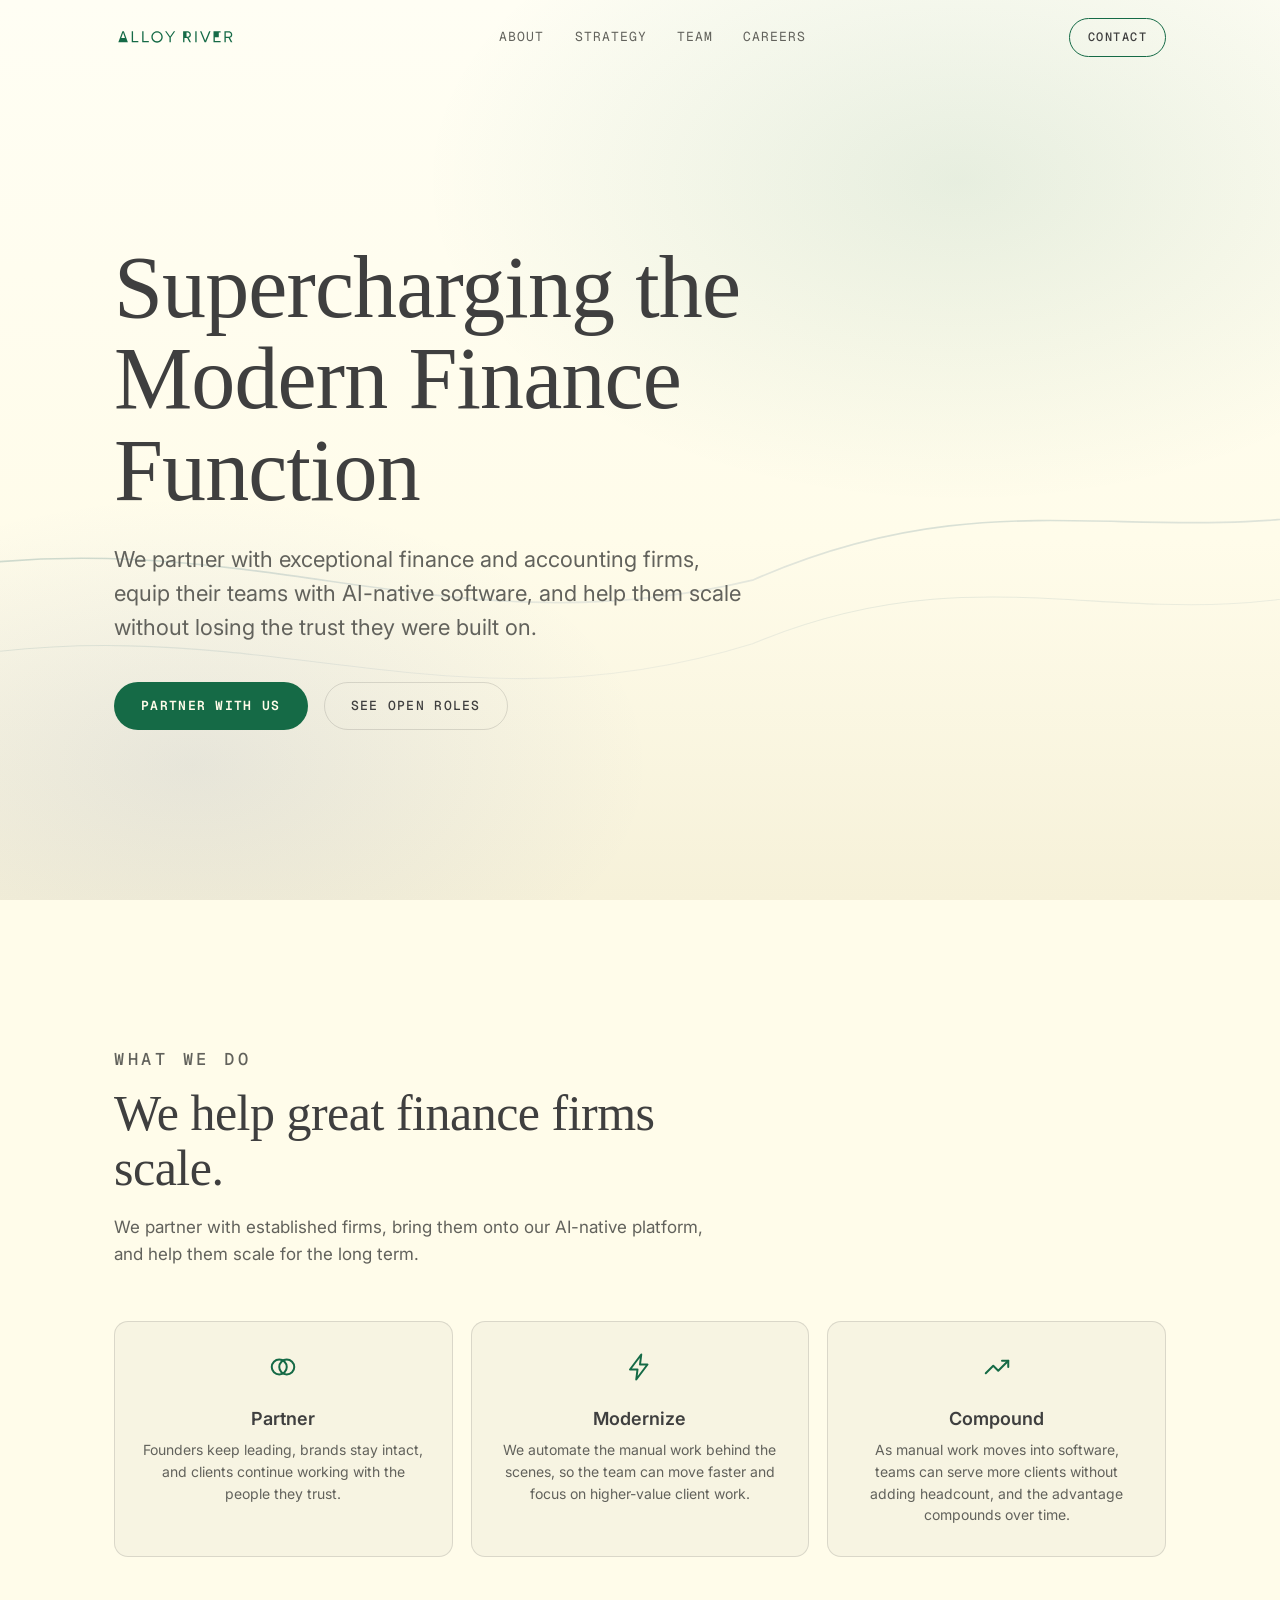
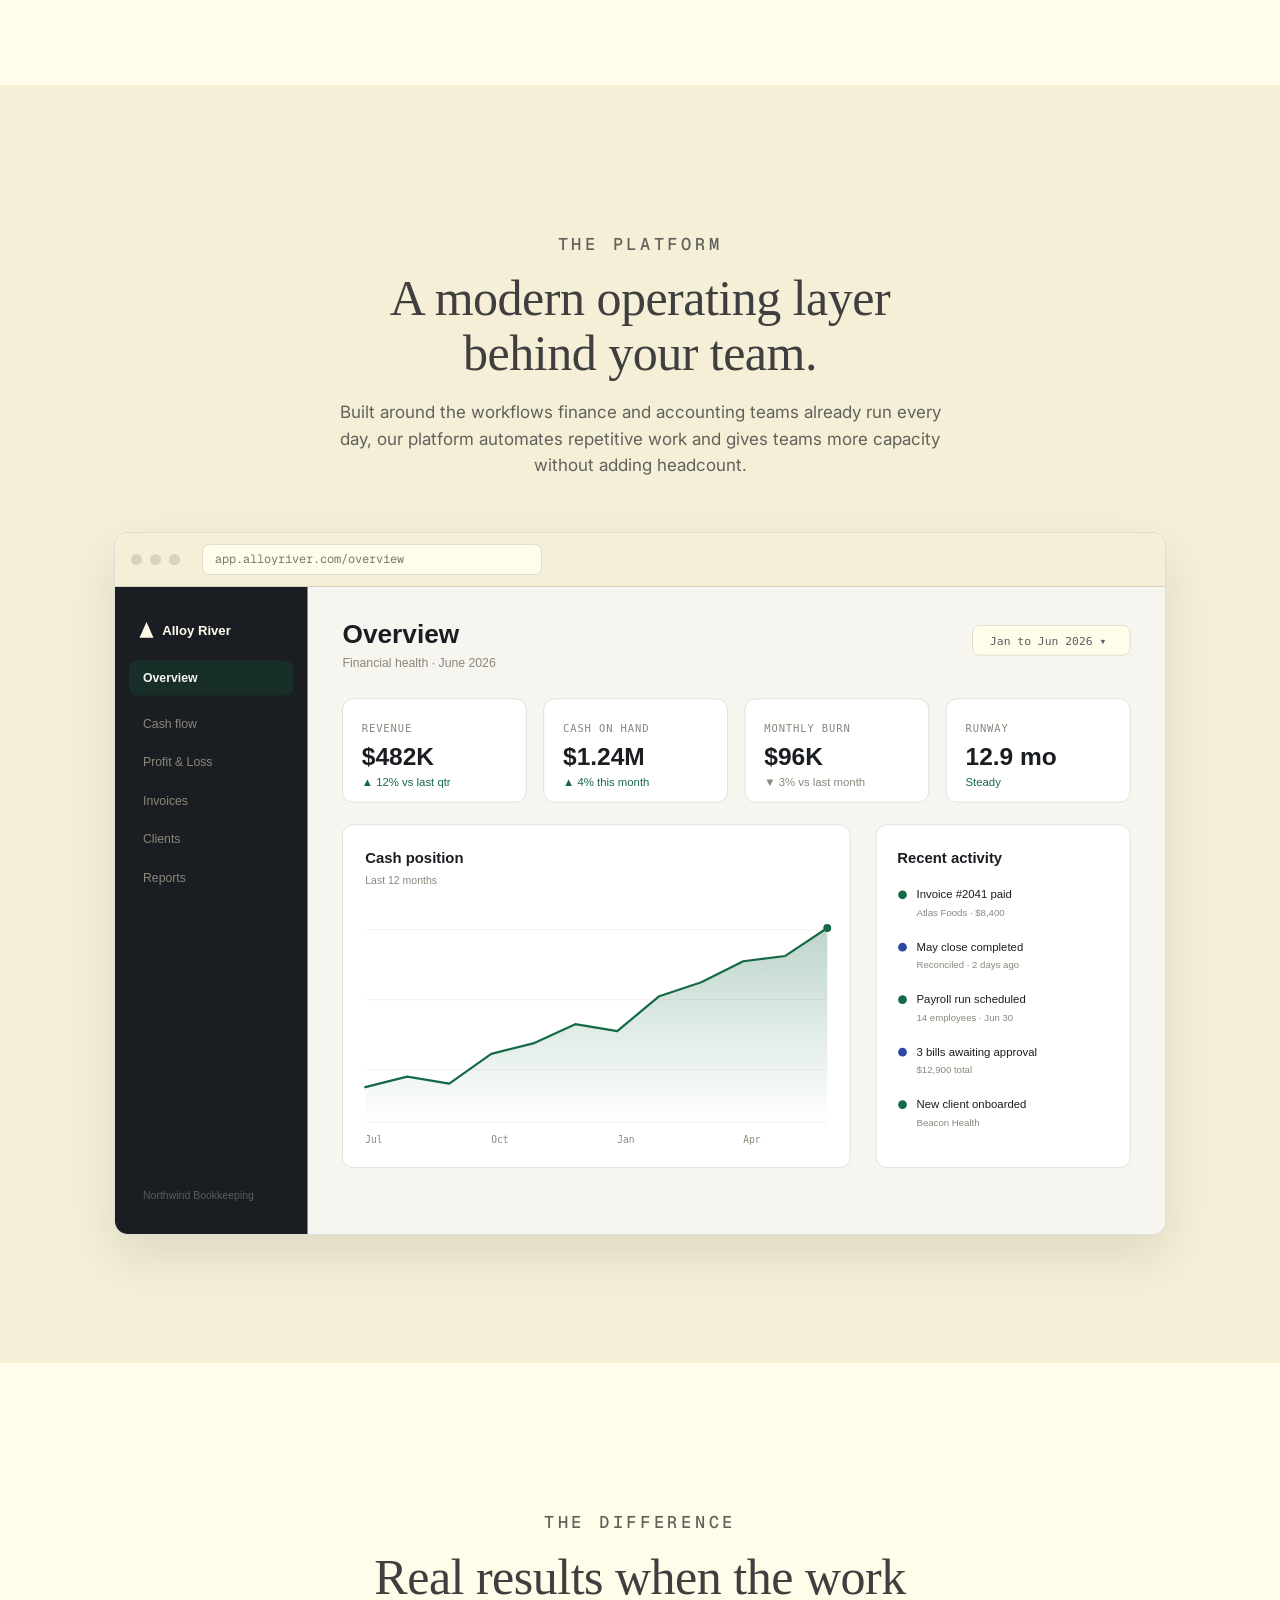
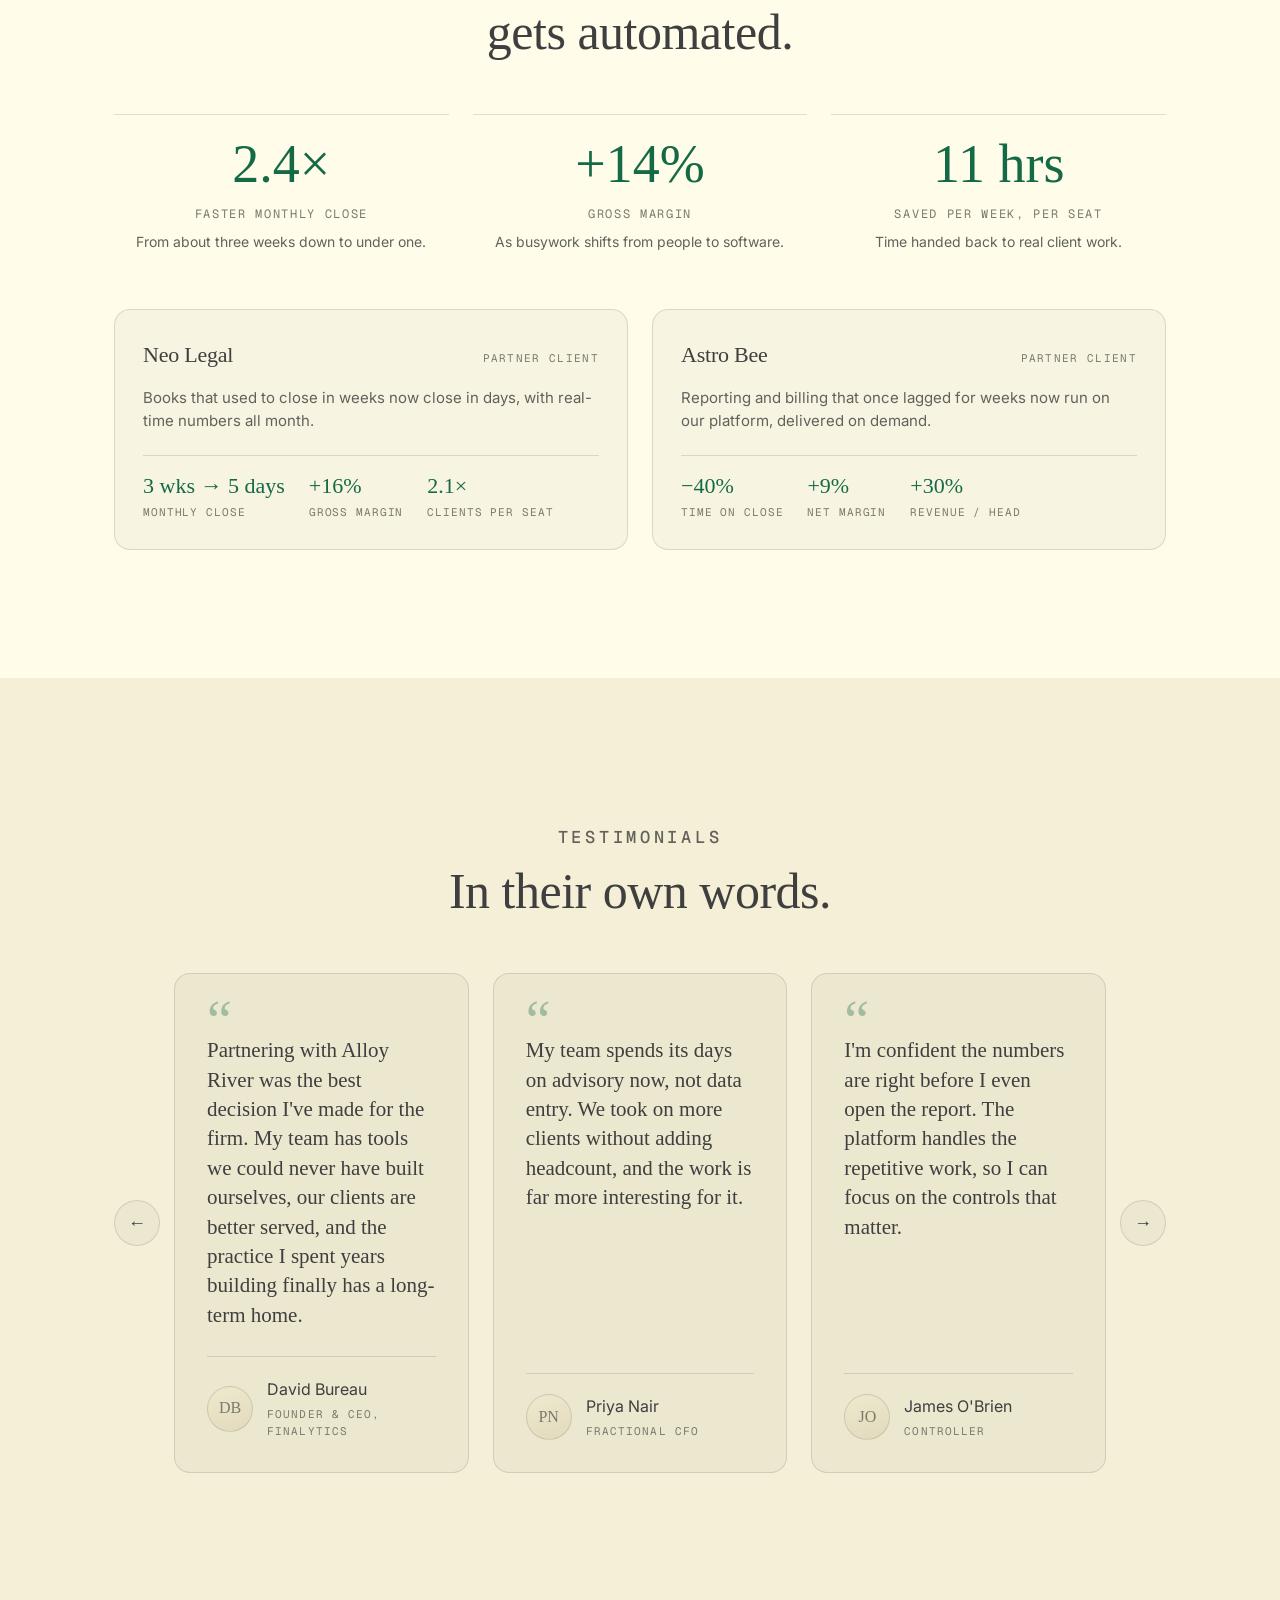
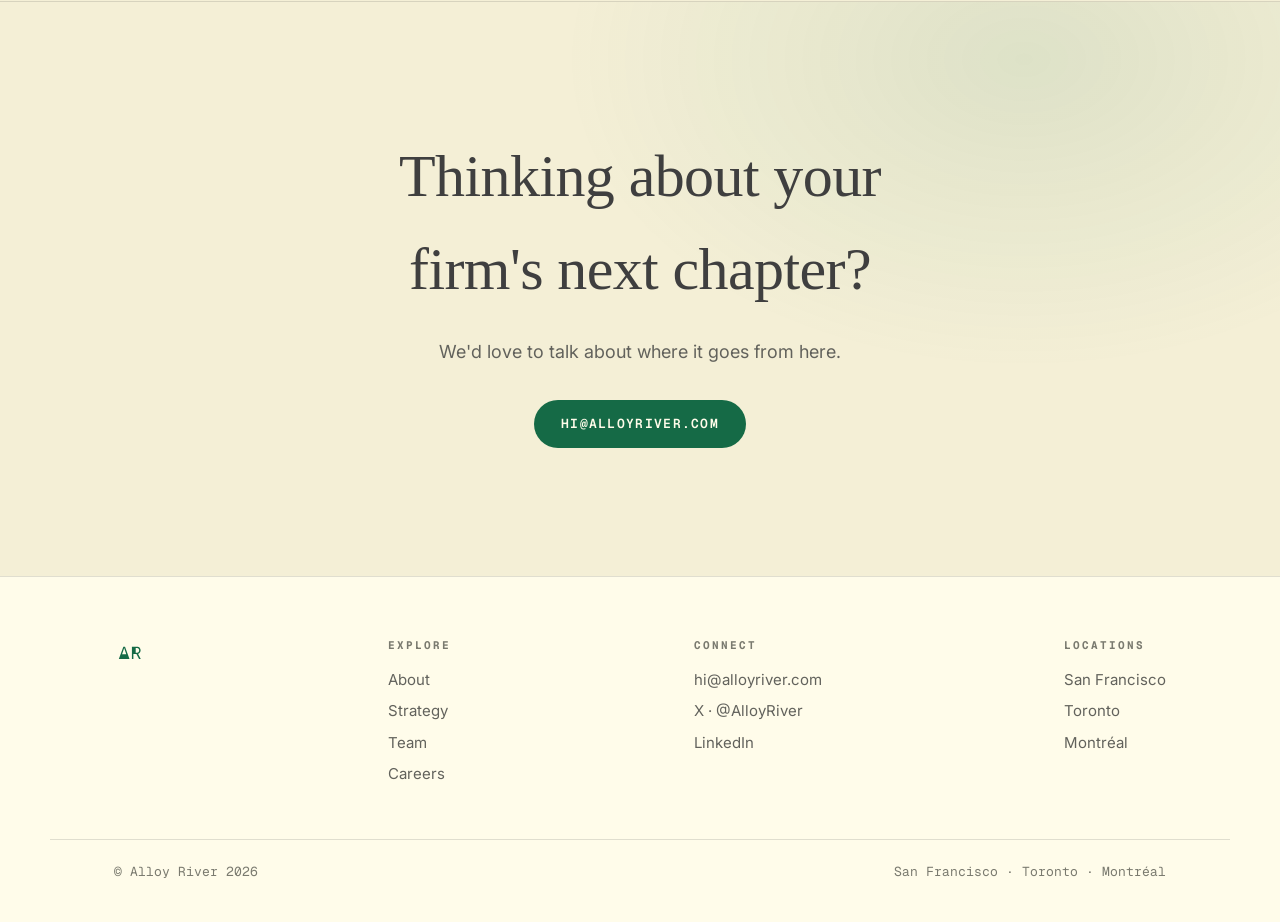
<file: index.html>
<!DOCTYPE html>
<html lang="en">
<head>
<meta charset="UTF-8" />
<meta name="viewport" content="width=device-width, initial-scale=1.0" />
<title>Alloy River | The Modern Finance Function</title>
<meta name="description" content="Alloy River partners with exceptional finance and accounting firms, giving them AI-native software and a permanent home for the long term." />
<link rel="preconnect" href="https://fonts.googleapis.com">
<link rel="preconnect" href="https://fonts.gstatic.com" crossorigin>
<link href="https://fonts.googleapis.com/css2?family=Geist+Mono:wght@400;500&family=Inter:wght@400;500;600;700&display=swap" rel="stylesheet">
<link rel="stylesheet" href="assets/css/styles.css">
<link rel="icon" href="assets/img/logo.svg">
</head>
<body>

<!-- HERO -->
<section class="hero">
  <div class="hero-bg">
    <svg viewBox="0 0 1200 800" preserveAspectRatio="xMidYMid slice" xmlns="http://www.w3.org/2000/svg">
      <defs><linearGradient id="flow" x1="0" y1="0" x2="1" y2="1">
        <stop offset="0%" style="stop-color:var(--accent)" stop-opacity="0.5"/>
        <stop offset="100%" style="stop-color:var(--accent-2)" stop-opacity="0.08"/>
      </linearGradient></defs>
      <path d="M-50,520 C250,420 420,640 700,500 C920,390 1050,520 1260,430" fill="none" stroke="url(#flow)" stroke-width="1.5">
        <animate attributeName="d" dur="14s" repeatCount="indefinite"
          values="M-50,520 C250,420 420,640 700,500 C920,390 1050,520 1260,430;
                  M-50,480 C250,560 420,420 700,560 C920,500 1050,420 1260,500;
                  M-50,520 C250,420 420,640 700,500 C920,390 1050,520 1260,430"/></path>
      <path d="M-50,600 C250,500 420,700 700,560 C920,460 1050,600 1260,500" fill="none" stroke="url(#flow)" stroke-width="1" opacity="0.6">
        <animate attributeName="d" dur="18s" repeatCount="indefinite"
          values="M-50,600 C250,500 420,700 700,560 C920,460 1050,600 1260,500;
                  M-50,560 C250,640 420,500 700,620 C920,560 1050,500 1260,560;
                  M-50,600 C250,500 420,700 700,560 C920,460 1050,600 1260,500"/></path>
    </svg>
  </div>
  <div class="hero-inner">
    <h1 class="reveal">Supercharging the Modern Finance Function</h1>
    <p class="lede reveal">We partner with exceptional finance and accounting firms, equip their teams with AI-native software, and help them scale without losing the trust they were built on.</p>
    <div class="cta-row reveal">
      <a class="btn-solid" href="strategy.html">Partner with us</a>
      <a class="btn-ghost" href="careers.html">See open roles</a>
    </div>
  </div>
</section>

<!-- WHAT WE DO -->
<section>
  <div class="wrap">
    <div class="section-head reveal">
      <p class="label">What we do</p>
      <h2>We help great finance firms scale.</h2>
      <p>We partner with established firms, bring them onto our AI-native platform, and help them scale for the long term.</p>
    </div>
    <div class="fuse reveal">
      <div class="chip"><span class="ic"><svg viewBox="0 0 24 24" width="30" height="30" fill="none" stroke="currentColor" stroke-width="1.6"><circle cx="9" cy="12" r="6"/><circle cx="15" cy="12" r="6"/></svg></span><h4>Partner</h4><p>Founders keep leading, brands stay intact, and clients continue working with the people they trust.</p></div>
      <div class="chip"><span class="ic"><svg viewBox="0 0 24 24" width="30" height="30" fill="none" stroke="currentColor" stroke-width="1.6" stroke-linejoin="round" stroke-linecap="round"><path d="M13 2 4 14h6l-1 8 9-12h-6l1-8z"/></svg></span><h4>Modernize</h4><p>We automate the manual work behind the scenes, so the team can move faster and focus on higher-value client work.</p></div>
      <div class="chip"><span class="ic"><svg viewBox="0 0 24 24" width="30" height="30" fill="none" stroke="currentColor" stroke-width="1.6" stroke-linejoin="round" stroke-linecap="round"><path d="M3 17l6-6 4 4 8-8"/><path d="M16 7h5v5"/></svg></span><h4>Compound</h4><p>As manual work moves into software, teams can serve more clients without adding headcount, and the advantage compounds over time.</p></div>
    </div>
  </div>
</section>

<!-- PRODUCT SHOWCASE
     NOTE: dashboard.svg / pnl.svg / clients.svg are illustrative mockups.
     Swap them for real screenshots (same filenames) when ready. -->
<section class="section-alt product">
  <div class="wrap">
    <div class="section-head reveal">
      <p class="label">The platform</p>
      <h2>A modern operating layer behind your team.</h2>
      <p>Built around the workflows finance and accounting teams already run every day, our platform automates repetitive work and gives teams more capacity without adding headcount.</p>
    </div>
    <div class="shots">
      <div class="browser reveal">
        <div class="bar"><span class="dot"></span><span class="dot"></span><span class="dot"></span><span class="addr">app.alloyriver.com/overview</span></div>
        <img src="assets/img/product/dashboard.svg" alt="Product dashboard showing cash position, revenue, monthly burn, and runway">
      </div>
    </div>
  </div>
</section>

<!-- IMPROVEMENT METRICS + CASE STUDIES
     NOTE: aggregate figures AND the named case studies (Neo Legal, Astro Bee) are
     PLACEHOLDERS. Real, named studies can only come from the one firm acquired to date,
     so only one can become real. Confirm consent and use measured numbers before publishing. -->
<section>
  <div class="wrap">
    <div class="section-head reveal" style="text-align:center;margin-inline:auto">
      <p class="label">The difference</p>
      <h2>Real results when the work gets automated.</h2>
    </div>
    <div class="stats">
      <div class="stat reveal"><div class="n">2.4×</div><div class="k">Faster monthly close</div><div class="d">From about three weeks down to under one.</div></div>
      <div class="stat reveal"><div class="n">+14%</div><div class="k">Gross margin</div><div class="d">As busywork shifts from people to software.</div></div>
      <div class="stat reveal"><div class="n">11 hrs</div><div class="k">Saved per week, per seat</div><div class="d">Time handed back to real client work.</div></div>
    </div>
    <div class="cases" style="margin-top:56px">
      <div class="case reveal">
        <div class="firm"><h3>Neo Legal</h3><span class="sector">Partner client</span></div>
        <p class="summary">Books that used to close in weeks now close in days, with real-time numbers all month.</p>
        <div class="metrics">
          <div class="m"><div class="v">3 wks → 5 days</div><span class="k">Monthly close</span></div>
          <div class="m"><div class="v">+16%</div><span class="k">Gross margin</span></div>
          <div class="m"><div class="v">2.1×</div><span class="k">Clients per seat</span></div>
        </div>
      </div>
      <div class="case reveal">
        <div class="firm"><h3>Astro Bee</h3><span class="sector">Partner client</span></div>
        <p class="summary">Reporting and billing that once lagged for weeks now run on our platform, delivered on demand.</p>
        <div class="metrics">
          <div class="m"><div class="v">−40%</div><span class="k">Time on close</span></div>
          <div class="m"><div class="v">+9%</div><span class="k">Net margin</span></div>
          <div class="m"><div class="v">+30%</div><span class="k">Revenue / head</span></div>
        </div>
      </div>
    </div>
  </div>
</section>

<!-- TESTIMONIALS
     NOTE: the first quote (David Bureau, Finalytics) is the real founder of the one firm
     acquired to date. The remaining quotes are PLACEHOLDERS; since real testimonials can
     only come from that same firm, keep the others anonymous. Confirm consent before publishing. -->
<section class="section-alt">
  <div class="wrap">
    <div class="section-head reveal" style="text-align:center;margin-inline:auto">
      <p class="label">Testimonials</p>
      <h2>In their own words.</h2>
    </div>
    <div class="tcarousel">
      <button class="tnav-btn prev" aria-label="Previous testimonials">&#8592;</button>
      <div class="tcarousel-track" id="tTrack">

        <figure class="quote">
          <div class="mark">&ldquo;</div>
          <blockquote>Partnering with Alloy River was the best decision I've made for the firm. My team has tools we could never have built ourselves, our clients are better served, and the practice I spent years building finally has a long-term home.</blockquote>
          <figcaption class="who">
            <span class="avatar">DB</span>
            <span><span class="nm">David Bureau</span><span class="rl">Founder &amp; CEO, Finalytics</span></span>
          </figcaption>
        </figure>

        <figure class="quote">
          <div class="mark">&ldquo;</div>
          <blockquote>My team spends its days on advisory now, not data entry. We took on more clients without adding headcount, and the work is far more interesting for it.</blockquote>
          <figcaption class="who">
            <span class="avatar">PN</span>
            <span><span class="nm">Priya Nair</span><span class="rl">Fractional CFO</span></span>
          </figcaption>
        </figure>

        <figure class="quote">
          <div class="mark">&ldquo;</div>
          <blockquote>I'm confident the numbers are right before I even open the report. The platform handles the repetitive work, so I can focus on the controls that matter.</blockquote>
          <figcaption class="who">
            <span class="avatar">JO</span>
            <span><span class="nm">James O'Brien</span><span class="rl">Controller</span></span>
          </figcaption>
        </figure>

        <figure class="quote">
          <div class="mark">&ldquo;</div>
          <blockquote>I used to rekey the same numbers into three different tools. That's just gone. The software does the reconciling, and for the first time I actually trust it.</blockquote>
          <figcaption class="who">
            <span class="avatar">DC</span>
            <span><span class="nm">David Chen</span><span class="rl">Bookkeeper</span></span>
          </figcaption>
        </figure>

        <figure class="quote">
          <div class="mark">&ldquo;</div>
          <blockquote>I can pull a board-ready report in minutes instead of days. My clients think I got faster. Really it was the software doing the heavy lifting.</blockquote>
          <figcaption class="who">
            <span class="avatar">DO</span>
            <span><span class="nm">Daniel Okafor</span><span class="rl">Fractional CFO</span></span>
          </figcaption>
        </figure>

        <figure class="quote">
          <div class="mark">&ldquo;</div>
          <blockquote>Month-end stopped being a fire drill. The numbers reconcile on their own, so I spend my time reviewing the work instead of chasing it down.</blockquote>
          <figcaption class="who">
            <span class="avatar">HW</span>
            <span><span class="nm">Hannah Weiss</span><span class="rl">Controller</span></span>
          </figcaption>
        </figure>

        <figure class="quote">
          <div class="mark">&ldquo;</div>
          <blockquote>Onboarding a new client used to take a week of setup. Now it's an afternoon. Everything I need is in one place instead of five different logins.</blockquote>
          <figcaption class="who">
            <span class="avatar">SR</span>
            <span><span class="nm">Sofia Romano</span><span class="rl">Bookkeeper</span></span>
          </figcaption>
        </figure>

        <figure class="quote">
          <div class="mark">&ldquo;</div>
          <blockquote>I came in skeptical about learning another system. Six months on, I wouldn't go back. It quietly handles the tedious parts so I don't have to.</blockquote>
          <figcaption class="who">
            <span class="avatar">MB</span>
            <span><span class="nm">Marcus Bell</span><span class="rl">Senior Bookkeeper</span></span>
          </figcaption>
        </figure>

      </div>
      <button class="tnav-btn next" aria-label="Next testimonials">&#8594;</button>
    </div>
  </div>
</section>

<!-- CTA -->
<section class="cta">
  <div class="wrap">
    <h2 class="reveal">Thinking about your firm's next chapter?</h2>
    <p class="reveal">We'd love to talk about where it goes from here.</p>
    <a class="btn-solid reveal" href="mailto:hi@alloyriver.com">hi@alloyriver.com</a>  </div>
</section>

<!-- Testimonials carousel: arrows scroll the row by one card (touch devices can swipe). -->
<script>
  (function(){
    var track = document.getElementById("tTrack");
    if(!track) return;
    function step(){ var c = track.querySelector(".quote"); return c ? c.getBoundingClientRect().width + 24 : 320; }
    function maxScroll(){ return track.scrollWidth - track.clientWidth; }
    var prev = document.querySelector(".tnav-btn.prev"),
        next = document.querySelector(".tnav-btn.next");
    if(prev) prev.addEventListener("click", function(){
      if(track.scrollLeft <= 4) track.scrollTo({left: maxScroll(), behavior:"smooth"});   // loop to end
      else track.scrollBy({left:-step(), behavior:"smooth"});
    });
    if(next) next.addEventListener("click", function(){
      if(track.scrollLeft >= maxScroll() - 4) track.scrollTo({left: 0, behavior:"smooth"}); // loop to start
      else track.scrollBy({left: step(), behavior:"smooth"});
    });
  })();
</script>

<script src="assets/js/main.js"></script>
</body>
</html>
</file>
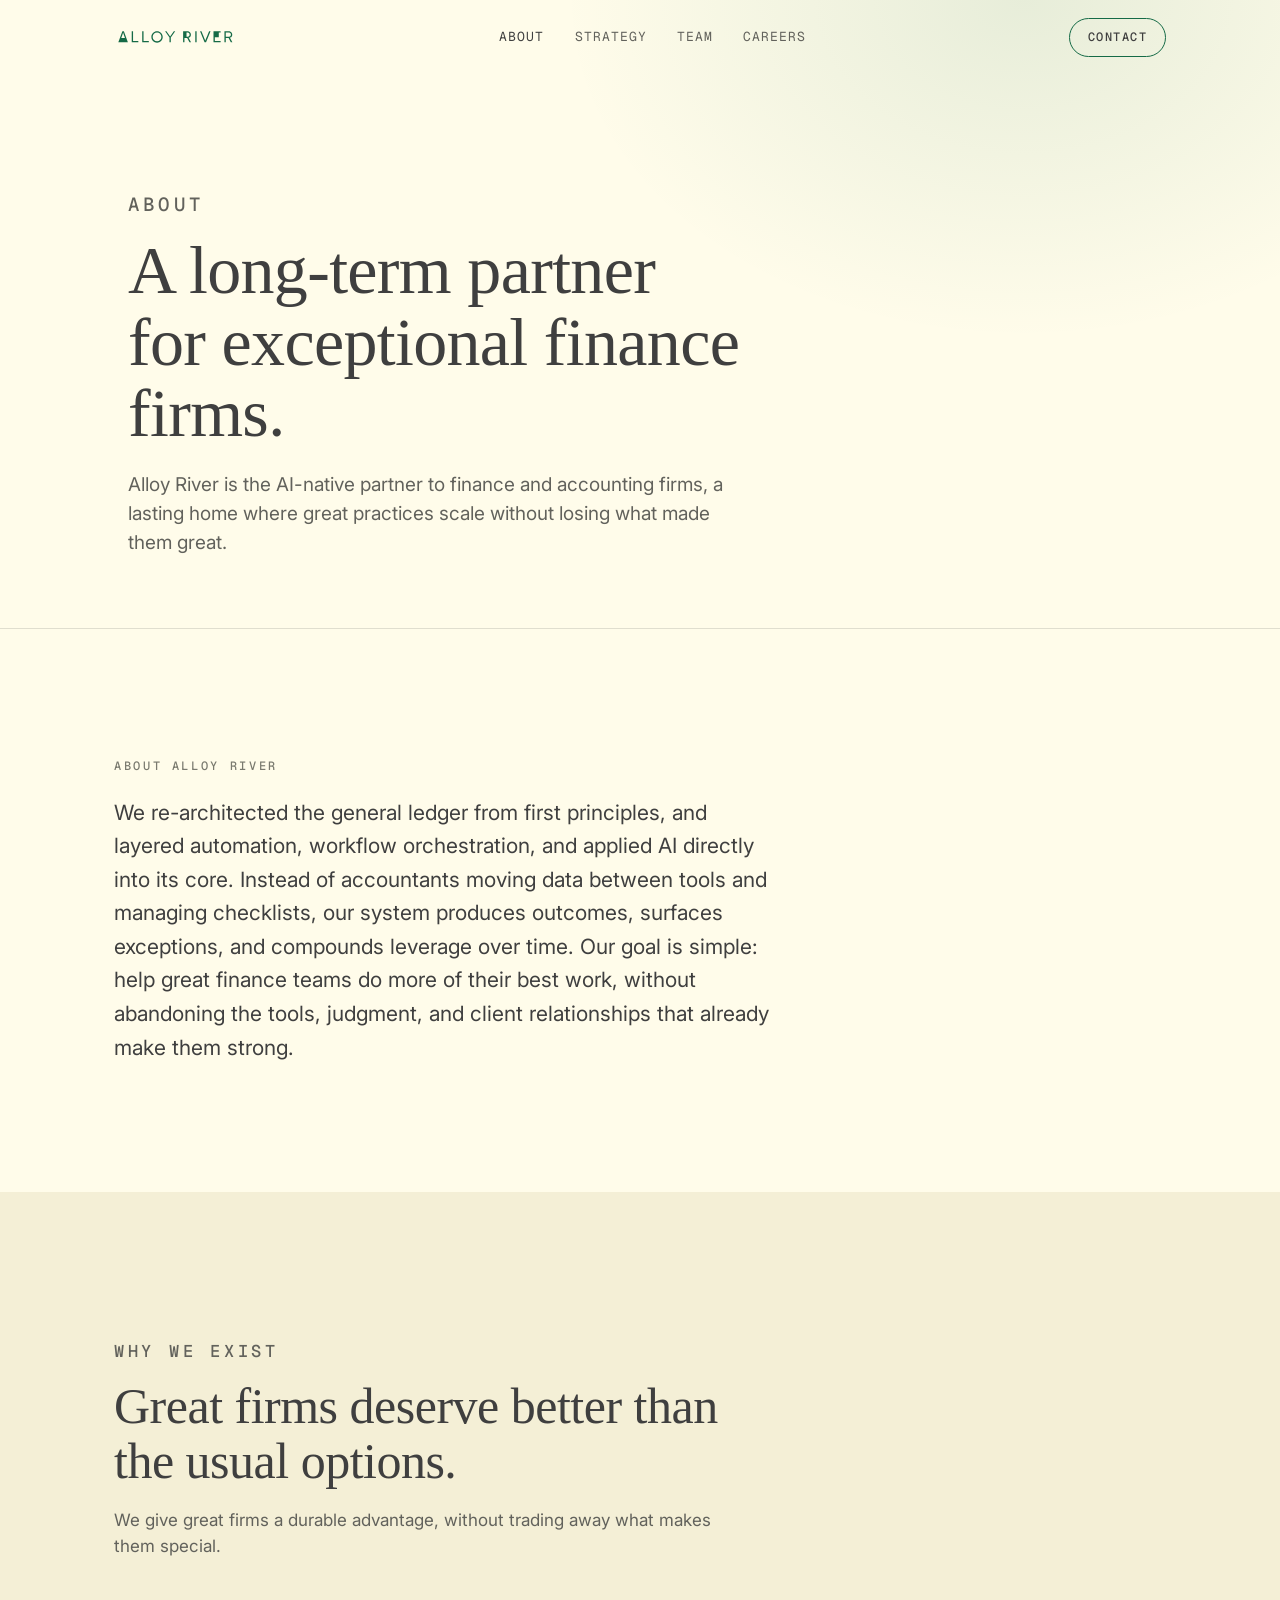
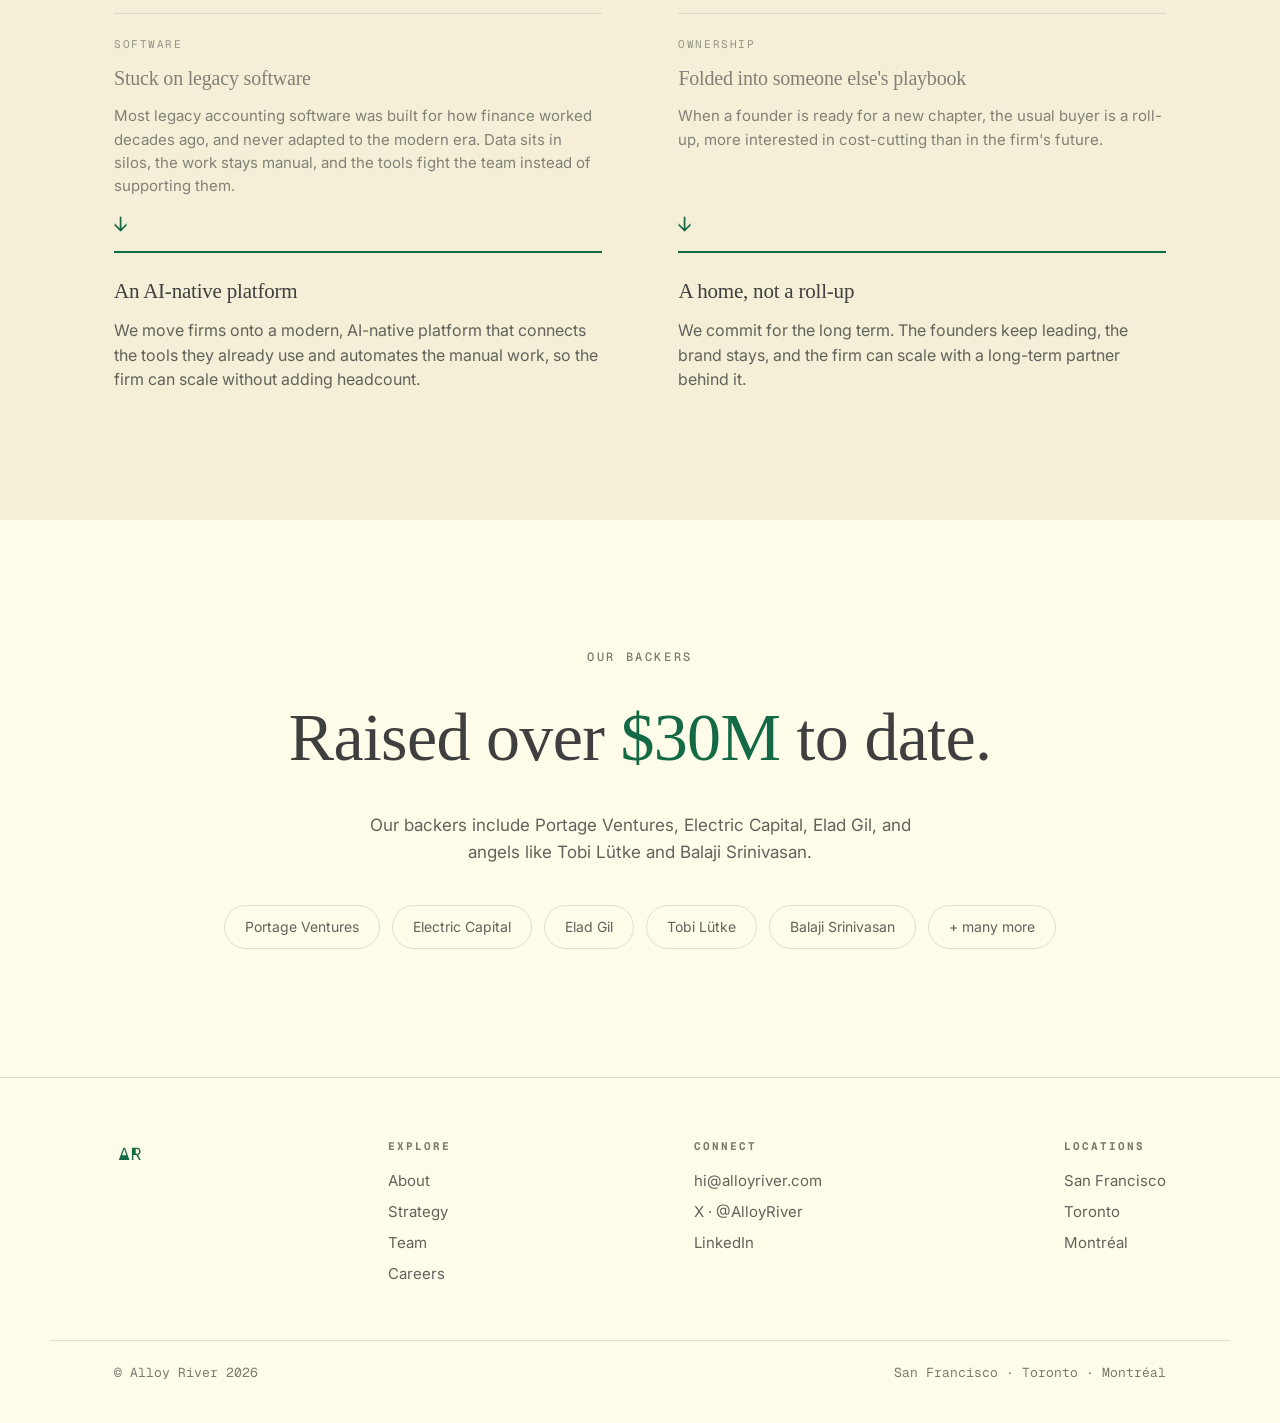
<file: about.html>
<!DOCTYPE html>
<html lang="en">
<head>
<meta charset="UTF-8" />
<meta name="viewport" content="width=device-width, initial-scale=1.0" />
<title>About | Alloy River</title>
<meta name="description" content="Alloy River is the AI-native partner to finance and accounting firms. We partner with great firms and scale them on modern AI-native software, for the long term." />
<link rel="preconnect" href="https://fonts.googleapis.com">
<link rel="preconnect" href="https://fonts.gstatic.com" crossorigin>
<link href="https://fonts.googleapis.com/css2?family=Geist+Mono:wght@400;500&family=Inter:wght@400;500;600;700&display=swap" rel="stylesheet">
<link rel="stylesheet" href="assets/css/styles.css">
<link rel="icon" href="assets/img/logo.svg">
</head>
<body>

<section class="page-hero">
  <div class="wrap">
    <p class="eyebrow reveal">About</p>
    <h1 class="reveal">A long-term partner for exceptional finance firms.</h1>
    <p class="reveal">Alloy River is the AI-native partner to finance and accounting firms, a lasting home where great practices scale without losing what made them great.</p>
  </div>
</section>

<!-- About Alloy River (mission narrative) -->
<section>
  <div class="wrap">
    <div class="reveal" style="max-width:66ch">
      <p class="label" style="margin-bottom:20px">About Alloy River</p>
      <p style="font-size:clamp(18px,2vw,21px);color:var(--ink);line-height:1.6">We re-architected the general ledger from first principles, and layered automation, workflow orchestration, and applied AI directly into its core. Instead of accountants moving data between tools and managing checklists, our system produces outcomes, surfaces exceptions, and compounds leverage over time. Our goal is simple: help great finance teams do more of their best work, without abandoning the tools, judgment, and client relationships that already make them strong.</p>    </div>
  </div>
</section>

<!-- Why we exist / what we do (problem to answer) -->
<section class="section-alt">
  <div class="wrap">
    <div class="section-head reveal">
      <p class="label">Why we exist</p>
      <h2>Great firms deserve better than the usual options.</h2>
      <p>We give great firms a durable advantage, without trading away what makes them special.</p>
    </div>
    <div class="contrast">
      <div class="contrast-col reveal">
        <div class="old">
          <span class="tag">Software</span>
          <h3>Stuck on legacy software</h3>
          <p>Most legacy accounting software was built for how finance worked decades ago, and never adapted to the modern era. Data sits in silos, the work stays manual, and the tools fight the team instead of supporting them.</p>
        </div>
        <span class="arrow" aria-hidden="true">&#8595;</span>
        <div class="new">
          <h3>An AI-native platform</h3>
          <p>We move firms onto a modern, AI-native platform that connects the tools they already use and automates the manual work, so the firm can scale without adding headcount.</p>
        </div>
      </div>
      <div class="contrast-col reveal">
        <div class="old">
          <span class="tag">Ownership</span>
          <h3>Folded into someone else's playbook</h3>
          <p>When a founder is ready for a new chapter, the usual buyer is a roll-up, more interested in cost-cutting than in the firm's future.</p>
        </div>
        <span class="arrow" aria-hidden="true">&#8595;</span>
        <div class="new">
          <h3>A home, not a roll-up</h3>
          <p>We commit for the long term. The founders keep leading, the brand stays, and the firm can scale with a long-term partner behind it.</p>
        </div>
      </div>
    </div>
  </div>
</section>

<!-- Backers -->
<section class="backers">
  <div class="wrap">
    <p class="label reveal">Our backers</p>
    <p class="raise reveal" style="margin-top:18px">Raised over <span class="accent">$30M</span> to date.</p>
    <p class="reveal" style="color:var(--ink-soft);max-width:54ch;margin:22px auto 0;font-size:17px">Our backers include Portage Ventures, Electric Capital, Elad Gil, and angels like Tobi Lütke and Balaji Srinivasan.</p>
    <div class="investor-row reveal">
      <span class="investor">Portage Ventures</span>
      <span class="investor">Electric Capital</span>
      <span class="investor">Elad Gil</span>
      <span class="investor">Tobi Lütke</span>
      <span class="investor">Balaji Srinivasan</span>
      <span class="investor">+ many more</span>
    </div>
  </div>
</section>

<script src="assets/js/main.js"></script>
</body>
</html>
</file>
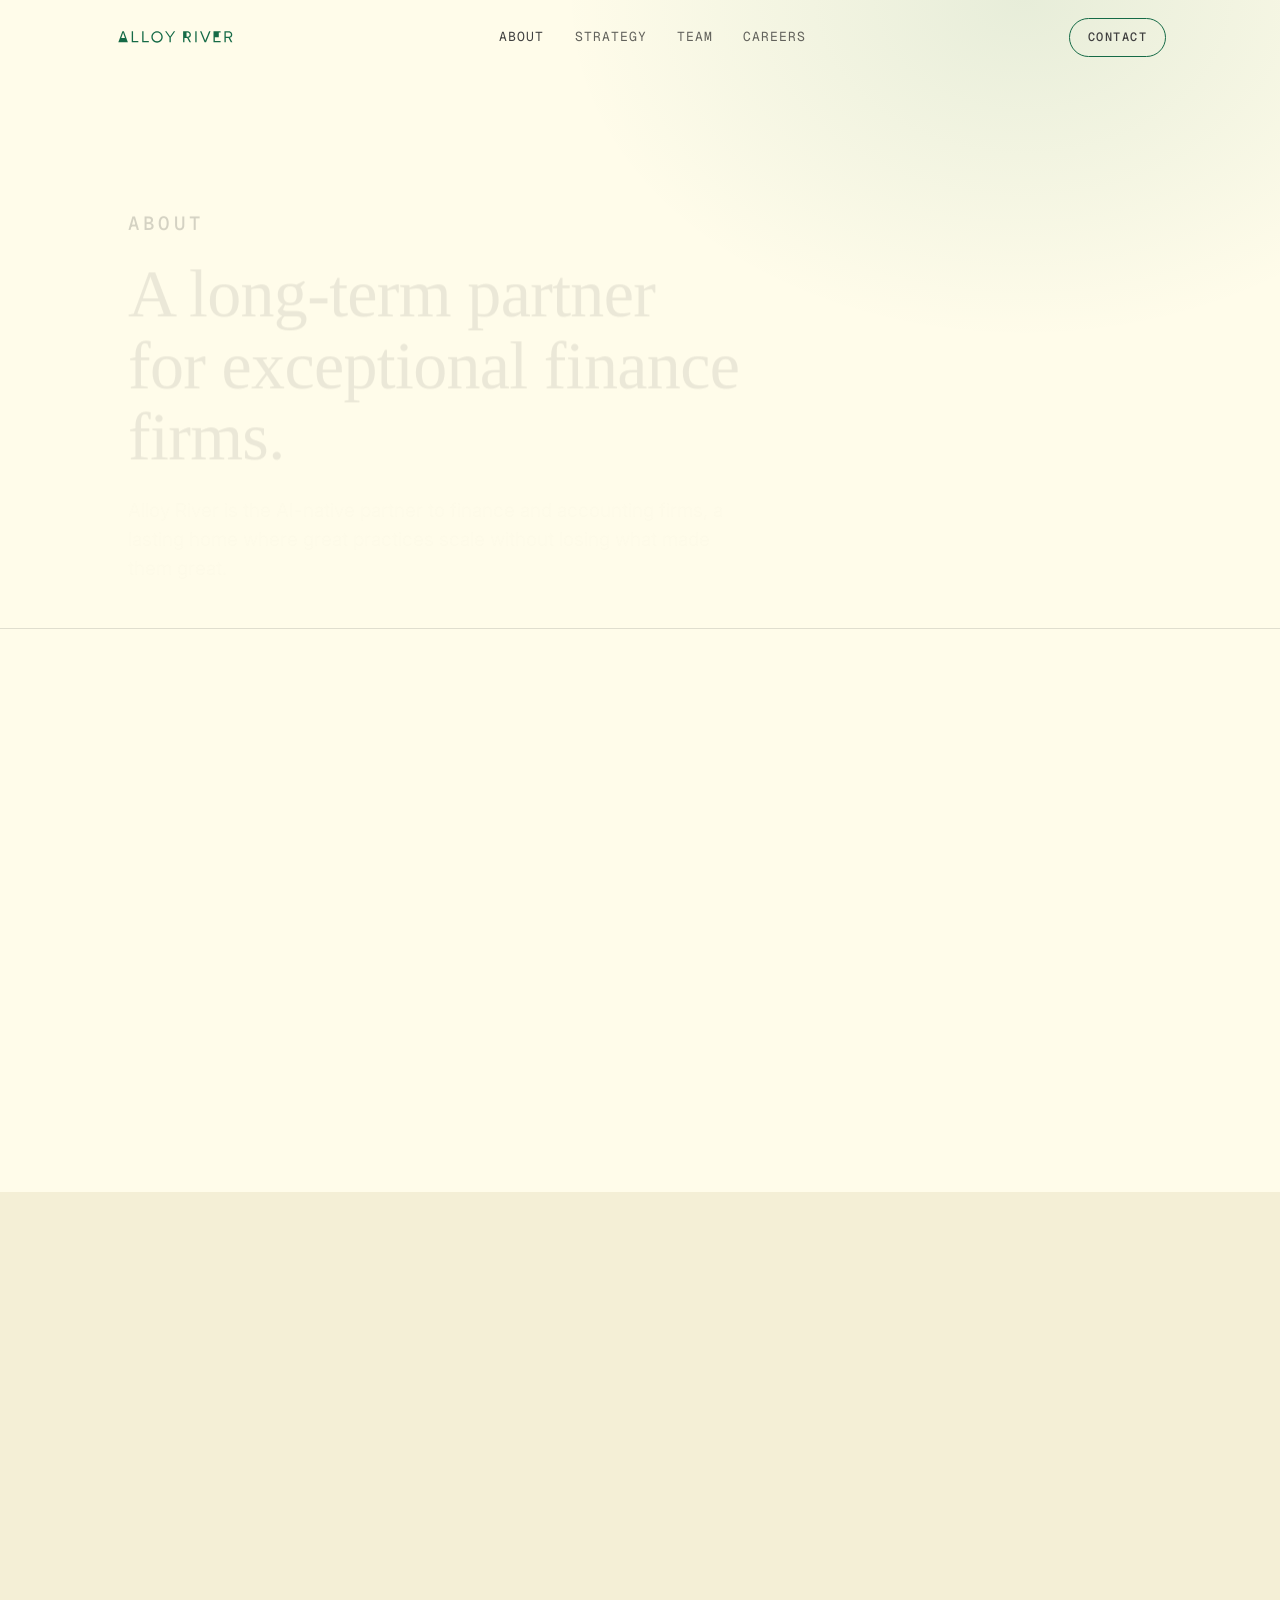
<file: approach.html>
<!DOCTYPE html>
<html lang="en">
<head>
<meta charset="UTF-8" />
<meta http-equiv="refresh" content="0; url=about.html" />
<link rel="canonical" href="about.html" />
<title>Moved to About | Alloy River</title>
</head>
<body>
<p>This page is now part of <a href="about.html">About</a>.</p>
</body>
</html>
</file>
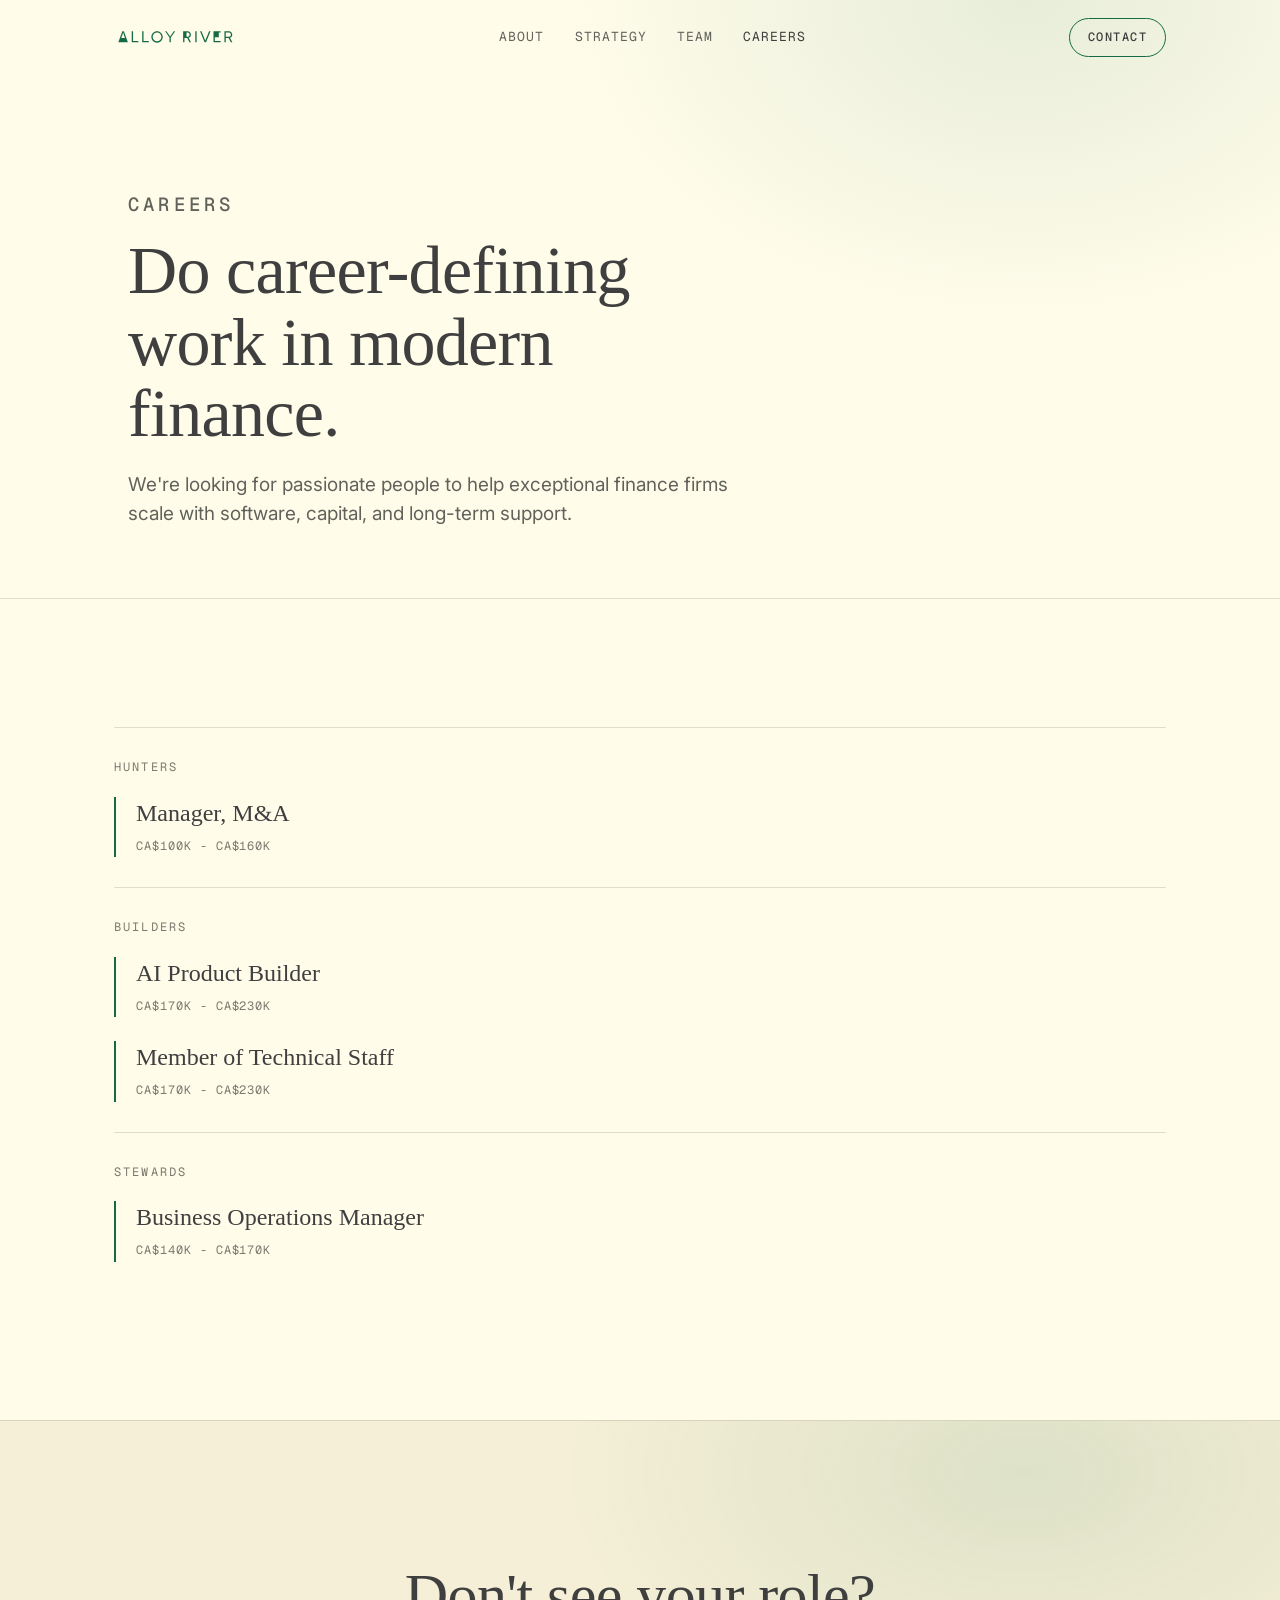
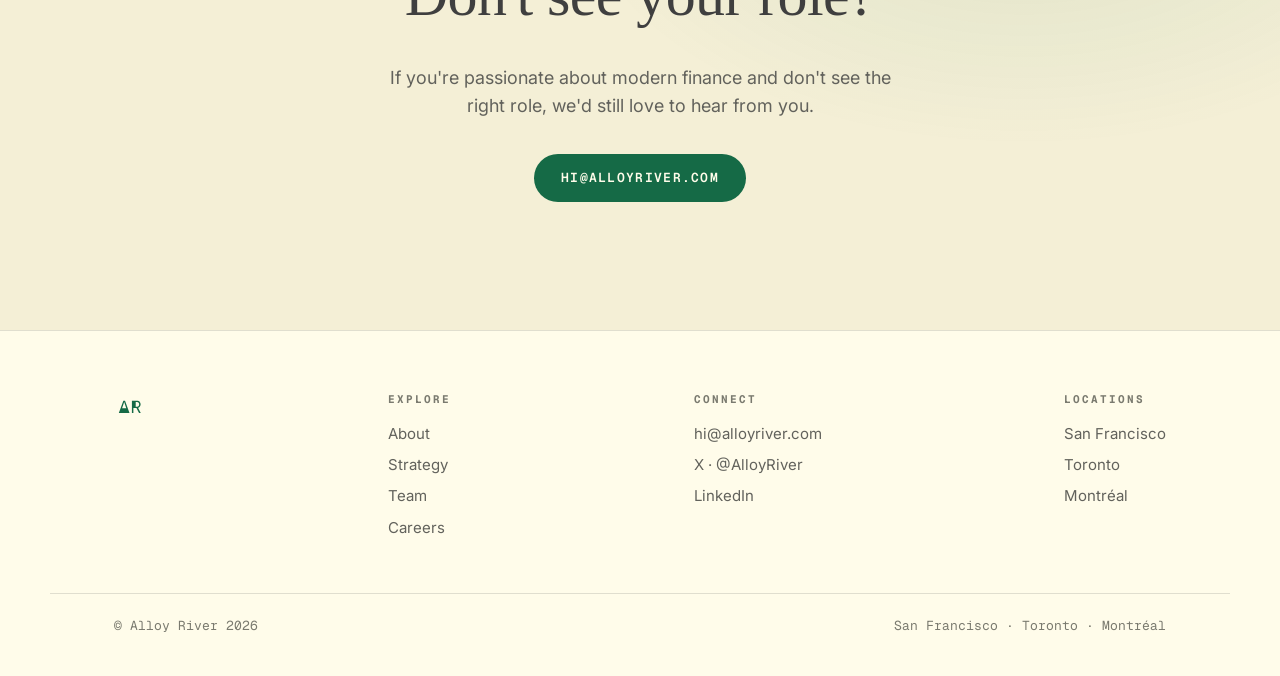
<file: careers.html>
<!DOCTYPE html>
<html lang="en">
<head>
<meta charset="UTF-8" />
<meta name="viewport" content="width=device-width, initial-scale=1.0" />
<title>Careers | Alloy River</title>
<meta name="description" content="We're actively hiring across Hunters, Builders, and Stewards. See open roles at Alloy River." />
<link rel="preconnect" href="https://fonts.googleapis.com">
<link rel="preconnect" href="https://fonts.gstatic.com" crossorigin>
<link href="https://fonts.googleapis.com/css2?family=Geist+Mono:wght@400;500&family=Inter:wght@400;500;600;700&display=swap" rel="stylesheet">
<link rel="stylesheet" href="assets/css/styles.css">
<link rel="icon" href="assets/img/logo.svg">
</head>
<body>

<section class="page-hero">
  <div class="wrap">
    <p class="eyebrow reveal">Careers</p>
    <h1 class="reveal">Do career-defining work in modern finance.</h1>
    <p class="reveal">We're looking for passionate people to help exceptional finance firms scale with software, capital, and long-term support.</p>
  </div>
</section>

<section>
  <div class="wrap">
    <div class="role-group reveal">
      <p class="rgroup-label">Hunters</p>
      <a class="role-card" href="https://jobs.ashbyhq.com/alloyriver"><span class="rname">Manager, M&amp;A</span><span class="rmeta">CA$100K - CA$160K</span></a>
    </div>

    <div class="role-group reveal">
      <p class="rgroup-label">Builders</p>
      <a class="role-card" href="https://jobs.ashbyhq.com/alloyriver"><span class="rname">AI Product Builder</span><span class="rmeta">CA$170K - CA$230K</span></a>
      <a class="role-card" href="https://jobs.ashbyhq.com/alloyriver"><span class="rname">Member of Technical Staff</span><span class="rmeta">CA$170K - CA$230K</span></a>
    </div>

    <div class="role-group reveal">
      <p class="rgroup-label">Stewards</p>
      <a class="role-card" href="https://jobs.ashbyhq.com/alloyriver"><span class="rname">Business Operations Manager</span><span class="rmeta">CA$140K - CA$170K</span></a>
    </div>
  </div>
</section>

<section class="cta">
  <div class="wrap">
    <h2 class="reveal">Don't see your role?</h2>
    <p class="reveal">If you're passionate about modern finance and don't see the right role, we'd still love to hear from you.</p>
    <a class="btn-solid reveal" href="mailto:hi@alloyriver.com">hi@alloyriver.com</a>
  </div>
</section>

<script src="assets/js/main.js"></script>
</body>
</html>
</file>
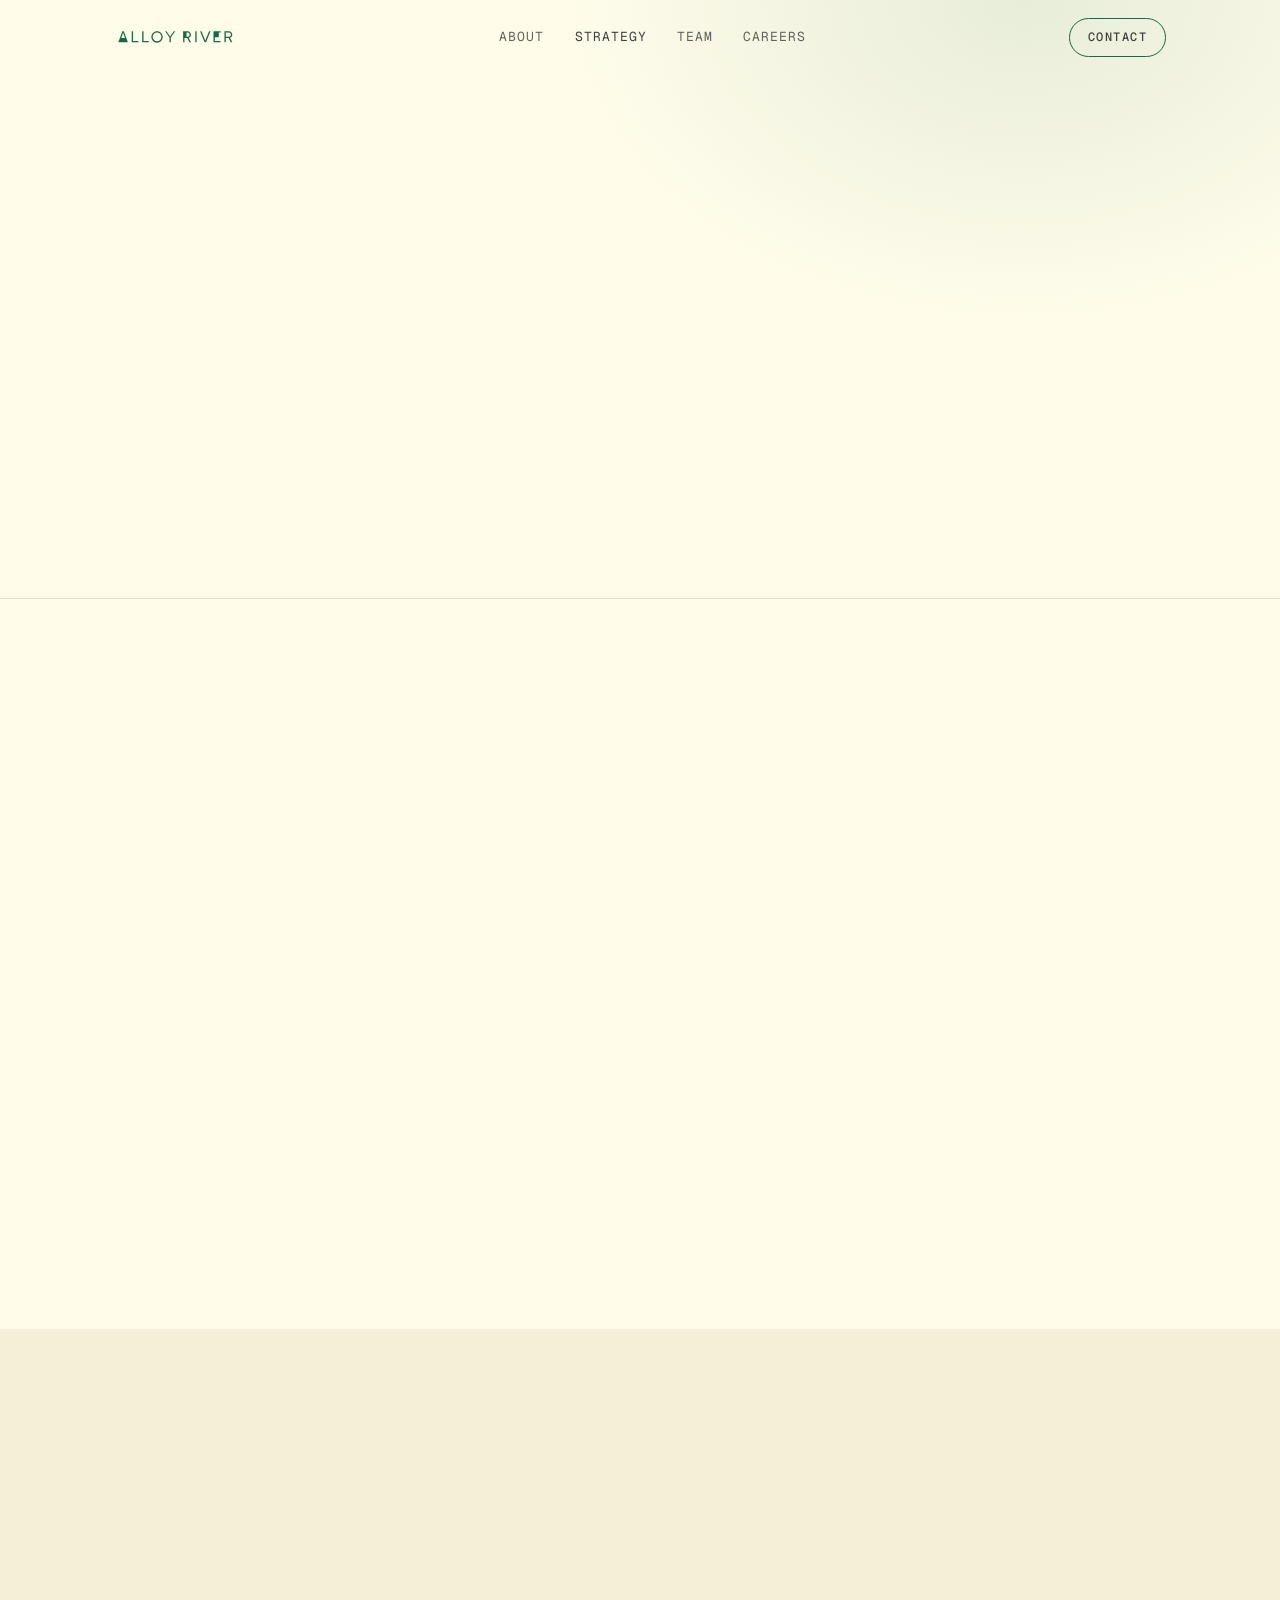
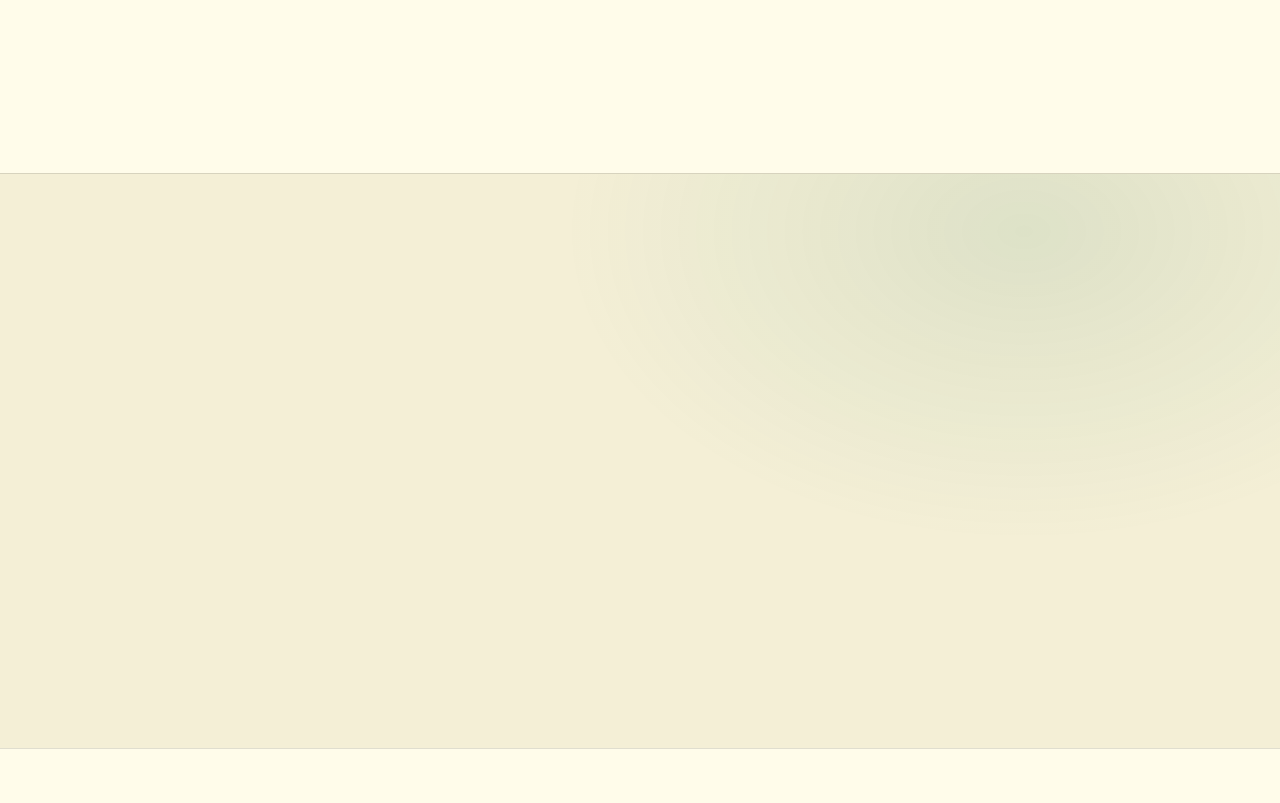
<file: firms.html>
<!DOCTYPE html>
<html lang="en">
<head>
<meta charset="UTF-8" />
<meta http-equiv="refresh" content="0; url=strategy.html" />
<link rel="canonical" href="strategy.html" />
<title>Moved to Strategy | Alloy River</title>
</head>
<body>
<p>This page is now part of <a href="strategy.html">Strategy</a>.</p>
</body>
</html>
</file>
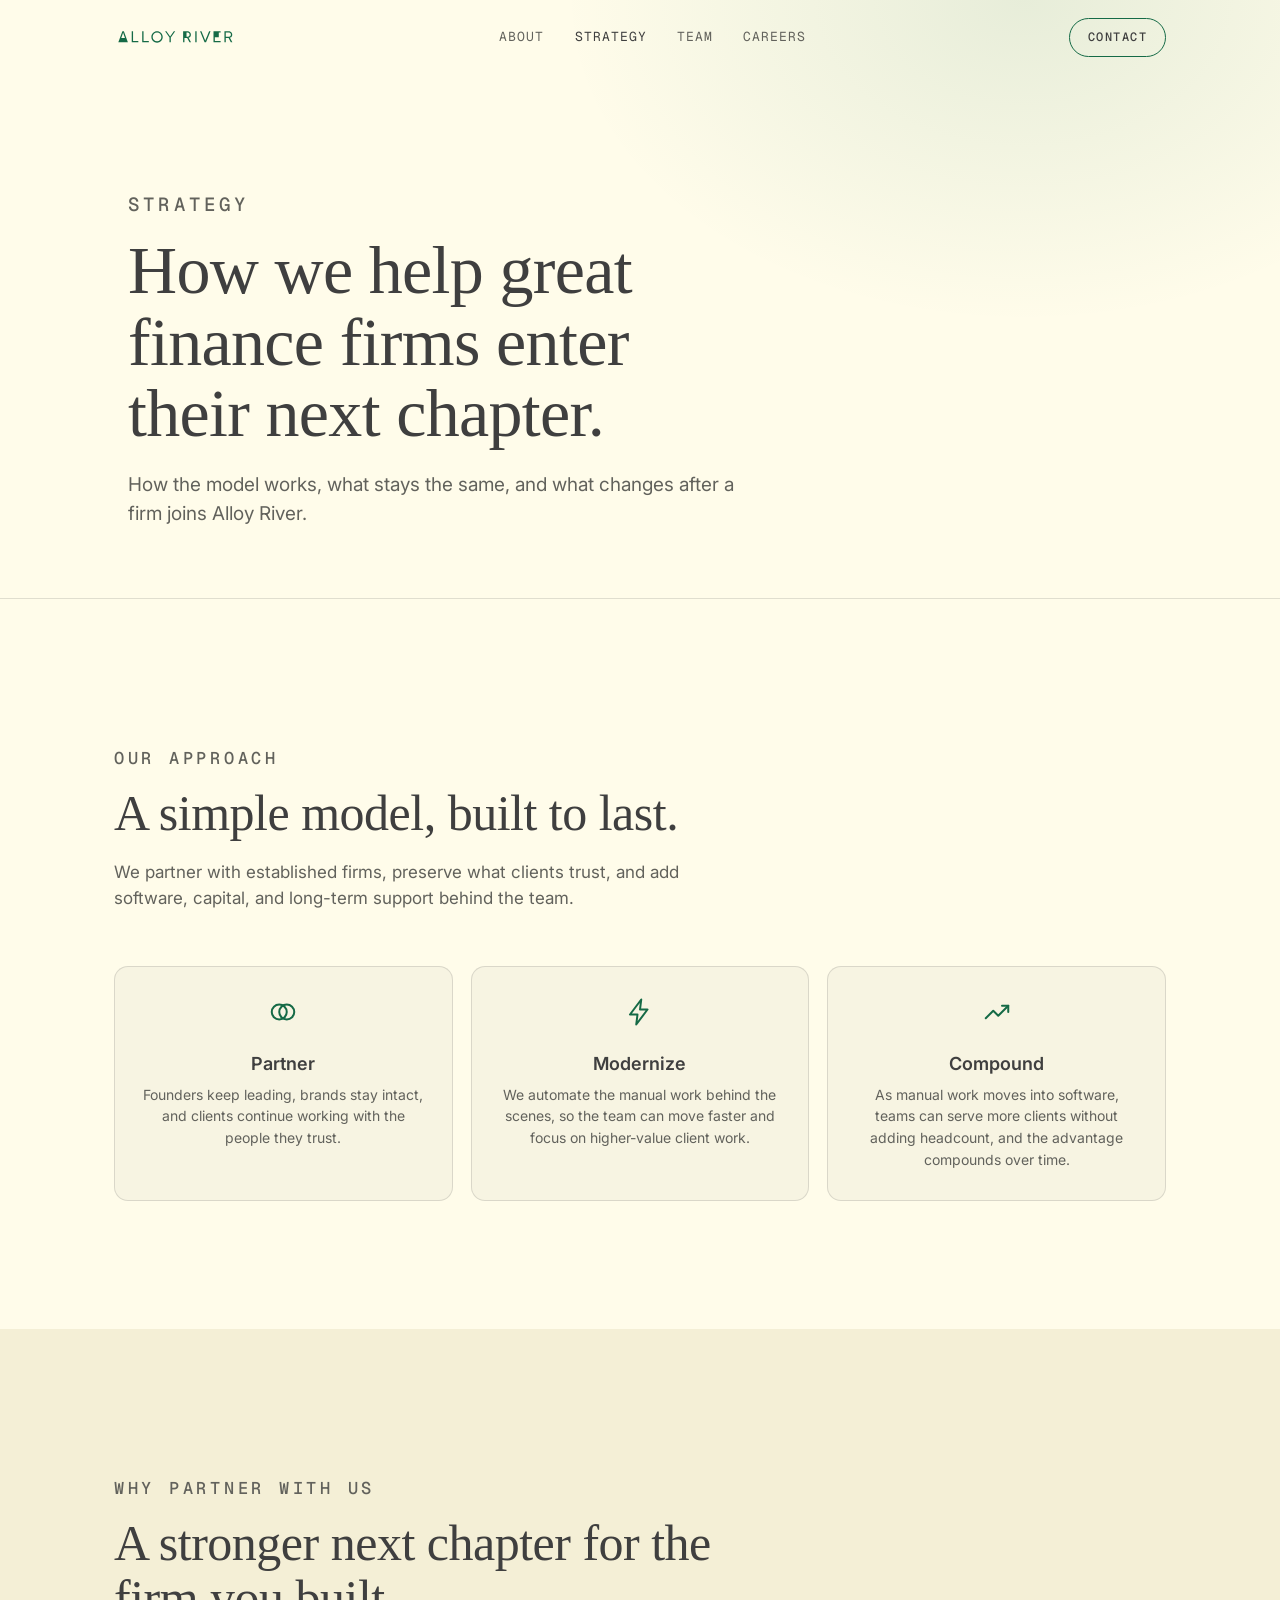
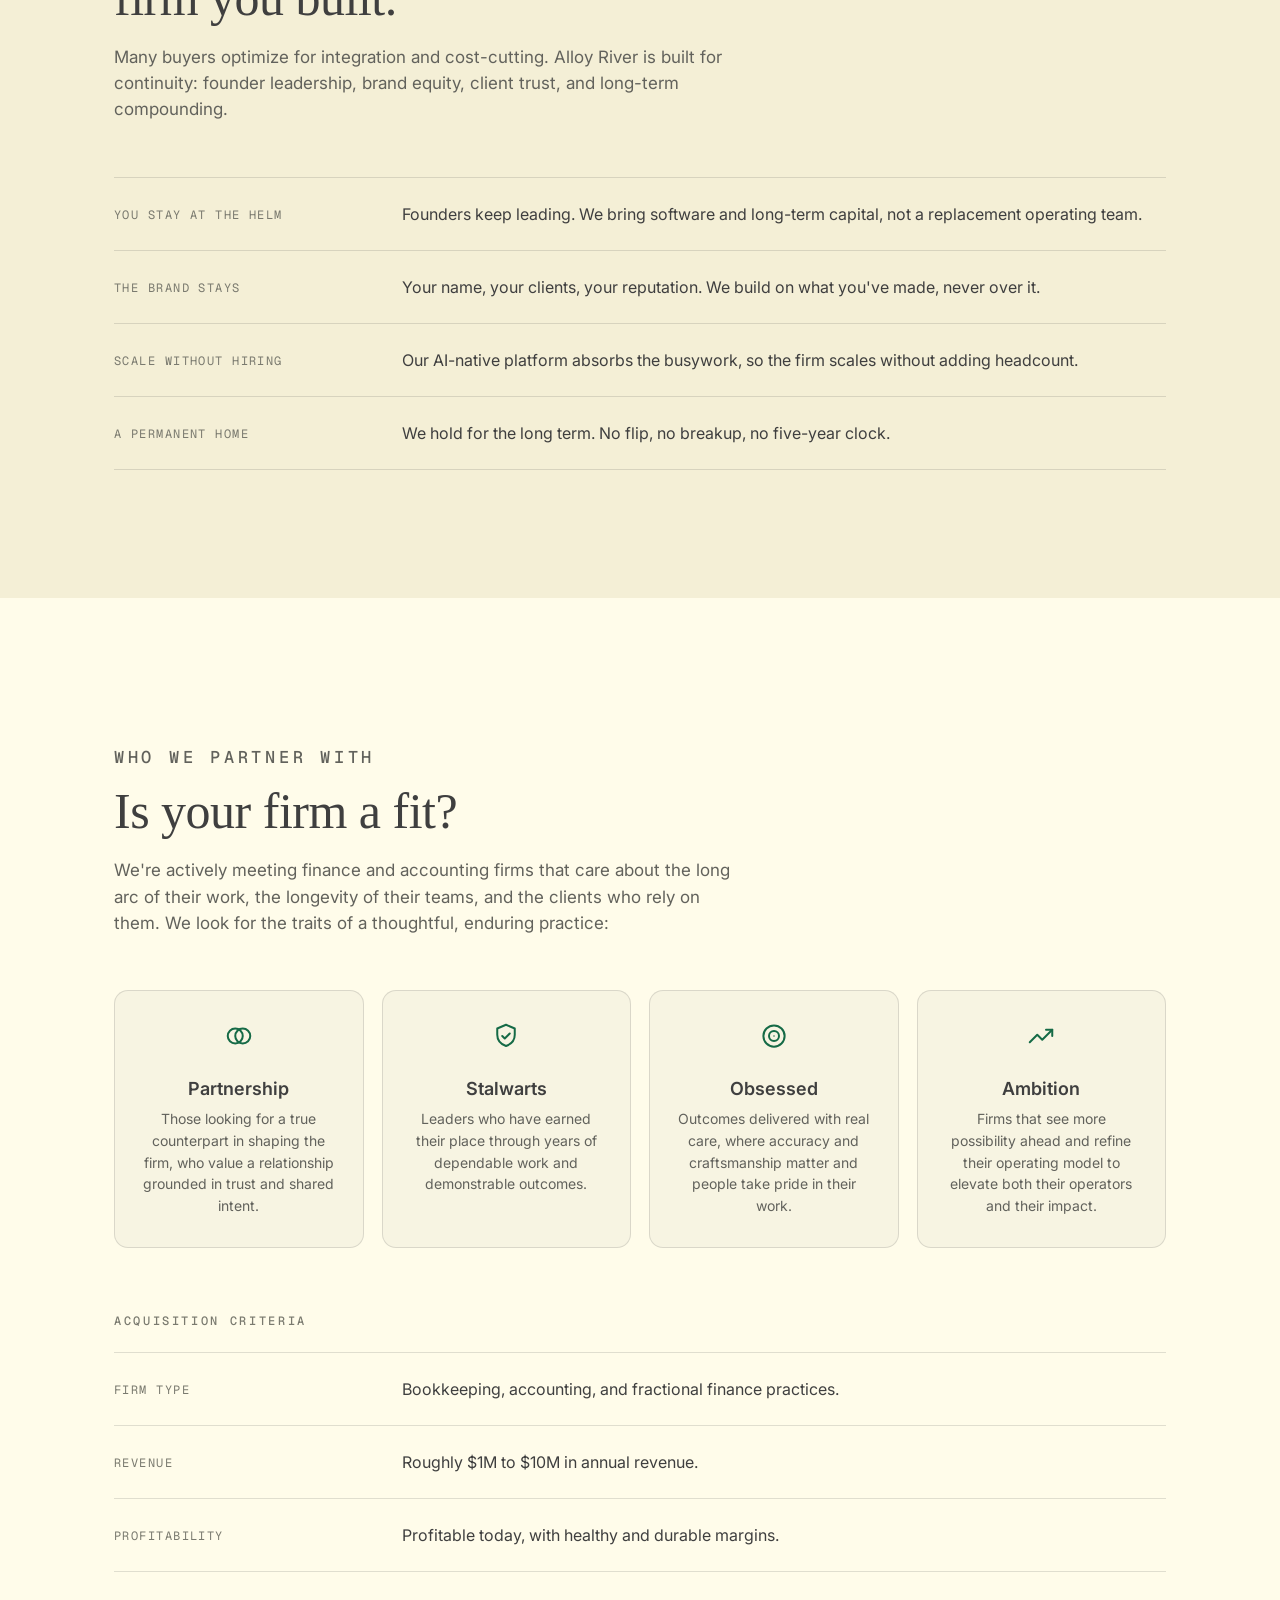
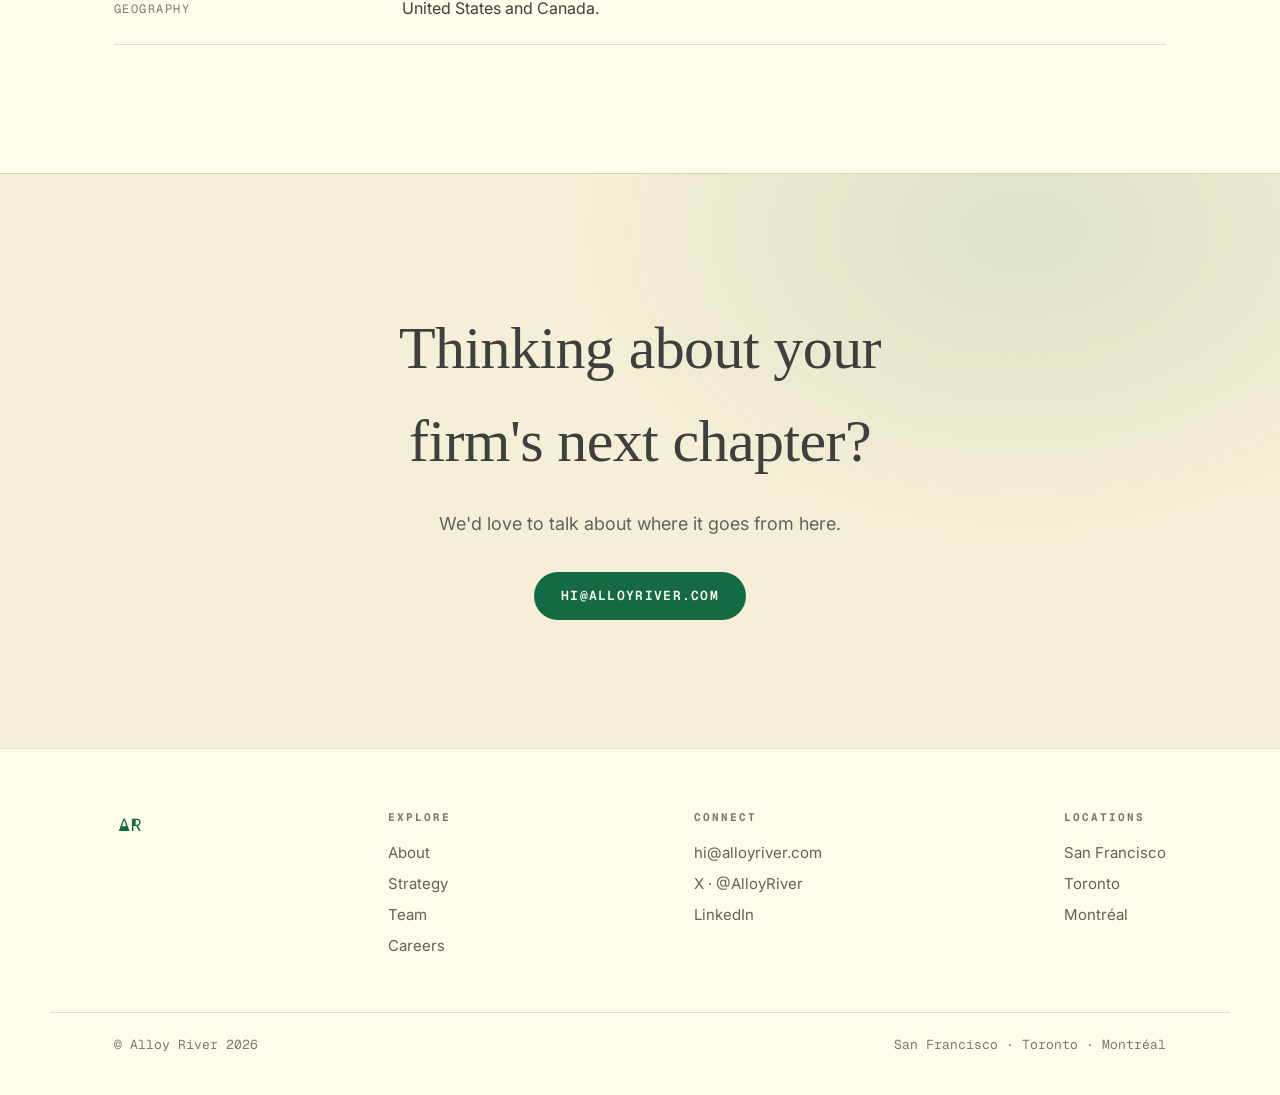
<file: strategy.html>
<!DOCTYPE html>
<html lang="en">
<head>
<meta charset="UTF-8" />
<meta name="viewport" content="width=device-width, initial-scale=1.0" />
<title>Strategy | Alloy River</title>
<meta name="description" content="Alloy River is a home for the modern finance function. We partner with finance and accounting firms, then help them scale with our AI-native platform." />
<link rel="preconnect" href="https://fonts.googleapis.com">
<link rel="preconnect" href="https://fonts.gstatic.com" crossorigin>
<link href="https://fonts.googleapis.com/css2?family=Geist+Mono:wght@400;500&family=Inter:wght@400;500;600;700&display=swap" rel="stylesheet">
<link rel="stylesheet" href="assets/css/styles.css">
<link rel="icon" href="assets/img/logo.svg">
</head>
<body>

<section class="page-hero">
  <div class="wrap">
    <p class="eyebrow reveal">Strategy</p>
    <h1 class="reveal">How we help great finance firms enter their next chapter.</h1>
    <p class="reveal">How the model works, what stays the same, and what changes after a firm joins Alloy River.</p>
  </div>
</section>

<!-- The model: how it works -->
<section>
  <div class="wrap">
    <div class="section-head reveal">
      <p class="label">Our approach</p>
      <h2>A simple model, built to last.</h2>
      <p>We partner with established firms, preserve what clients trust, and add software, capital, and long-term support behind the team.</p>
    </div>
    <div class="fuse reveal">
      <div class="chip"><span class="ic"><svg viewBox="0 0 24 24" width="30" height="30" fill="none" stroke="currentColor" stroke-width="1.6"><circle cx="9" cy="12" r="6"/><circle cx="15" cy="12" r="6"/></svg></span><h4>Partner</h4><p>Founders keep leading, brands stay intact, and clients continue working with the people they trust.</p></div>
      <div class="chip"><span class="ic"><svg viewBox="0 0 24 24" width="30" height="30" fill="none" stroke="currentColor" stroke-width="1.6" stroke-linejoin="round" stroke-linecap="round"><path d="M13 2 4 14h6l-1 8 9-12h-6l1-8z"/></svg></span><h4>Modernize</h4><p>We automate the manual work behind the scenes, so the team can move faster and focus on higher-value client work.</p></div>
      <div class="chip"><span class="ic"><svg viewBox="0 0 24 24" width="30" height="30" fill="none" stroke="currentColor" stroke-width="1.6" stroke-linejoin="round" stroke-linecap="round"><path d="M3 17l6-6 4 4 8-8"/><path d="M16 7h5v5"/></svg></span><h4>Compound</h4><p>As manual work moves into software, teams can serve more clients without adding headcount, and the advantage compounds over time.</p></div>
    </div>
  </div>
</section>

<!-- Why owners partner with us -->
<section class="section-alt">
  <div class="wrap">
    <div class="section-head reveal">
      <p class="label">Why partner with us</p>
      <h2>A stronger next chapter for the firm you built.</h2>
      <p>Many buyers optimize for integration and cost-cutting. Alloy River is built for continuity: founder leadership, brand equity, client trust, and long-term compounding.</p>
    </div>
    <div class="specs">
      <div class="spec reveal"><div class="k">You stay at the helm</div><div class="v">Founders keep leading. We bring software and long-term capital, not a replacement operating team.</div></div>
      <div class="spec reveal"><div class="k">The brand stays</div><div class="v">Your name, your clients, your reputation. We build on what you've made, never over it.</div></div>
      <div class="spec reveal"><div class="k">Scale without hiring</div><div class="v">Our AI-native platform absorbs the busywork, so the firm scales without adding headcount.</div></div>
      <div class="spec reveal"><div class="k">A permanent home</div><div class="v">We hold for the long term. No flip, no breakup, no five-year clock.</div></div>
    </div>
  </div>
</section>

<!-- Who we partner with (qualitative traits + hard acquisition criteria) -->
<!-- NOTE: figures below (revenue range, etc.) are placeholders. Edit to match your real criteria. -->
<section>
  <div class="wrap">
    <div class="section-head reveal">
      <p class="label">Who we partner with</p>
      <h2>Is your firm a fit?</h2>
      <p>We're actively meeting finance and accounting firms that care about the long arc of their work, the longevity of their teams, and the clients who rely on them. We look for the traits of a thoughtful, enduring practice:</p>
    </div>
    <div class="fuse reveal">
      <div class="chip"><span class="ic"><svg viewBox="0 0 24 24" width="30" height="30" fill="none" stroke="currentColor" stroke-width="1.6"><circle cx="9" cy="12" r="6"/><circle cx="15" cy="12" r="6"/></svg></span><h4>Partnership</h4><p>Those looking for a true counterpart in shaping the firm, who value a relationship grounded in trust and shared intent.</p></div>
      <div class="chip"><span class="ic"><svg viewBox="0 0 24 24" width="30" height="30" fill="none" stroke="currentColor" stroke-width="1.6" stroke-linejoin="round" stroke-linecap="round"><path d="M12 3l7 3v5c0 4.5-3 7.6-7 9-4-1.4-7-4.5-7-9V6z"/><path d="M9 12l2 2 4-4"/></svg></span><h4>Stalwarts</h4><p>Leaders who have earned their place through years of dependable work and demonstrable outcomes.</p></div>
      <div class="chip"><span class="ic"><svg viewBox="0 0 24 24" width="30" height="30" fill="none" stroke="currentColor" stroke-width="1.6"><circle cx="12" cy="12" r="8.5"/><circle cx="12" cy="12" r="4"/><circle cx="12" cy="12" r="0.6" fill="currentColor" stroke="none"/></svg></span><h4>Obsessed</h4><p>Outcomes delivered with real care, where accuracy and craftsmanship matter and people take pride in their work.</p></div>
      <div class="chip"><span class="ic"><svg viewBox="0 0 24 24" width="30" height="30" fill="none" stroke="currentColor" stroke-width="1.6" stroke-linejoin="round" stroke-linecap="round"><path d="M3 17l6-6 4 4 8-8"/><path d="M16 7h5v5"/></svg></span><h4>Ambition</h4><p>Firms that see more possibility ahead and refine their operating model to elevate both their operators and their impact.</p></div>
    </div>
    <p class="label reveal" style="margin-top:64px;margin-bottom:22px">Acquisition criteria</p>
    <div class="specs">
      <div class="spec reveal"><div class="k">Firm type</div><div class="v">Bookkeeping, accounting, and fractional finance practices.</div></div>
      <div class="spec reveal"><div class="k">Revenue</div><div class="v">Roughly $1M to $10M in annual revenue.</div></div>
      <div class="spec reveal"><div class="k">Profitability</div><div class="v">Profitable today, with healthy and durable margins.</div></div>
      <div class="spec reveal"><div class="k">Geography</div><div class="v">United States and Canada.</div></div>
    </div>
  </div>
</section>

<section class="cta">
  <div class="wrap">
    <h2 class="reveal">Thinking about your firm's next chapter?</h2>
    <p class="reveal">We'd love to talk about where it goes from here.</p>
    <a class="btn-solid reveal" href="mailto:hi@alloyriver.com">hi@alloyriver.com</a>  </div>
</section>

<script src="assets/js/main.js"></script>
</body>
</html>
</file>
<file: assets/css/styles.css>
/* ============================================================
   Alloy River: shared stylesheet
   PALETTE: edit the variables below to reskin the whole site.
   (Official brand palette via Brandfetch: Morning Mist, Graphite, River Pine, Deep Current.)
   ============================================================ */
:root{
  /* Official Alloy River brand palette (via Brandfetch) */
  --bg:            #FFFCEA;   /* Morning Mist,primary background */
  --bg-alt:        #F4EFD6;   /* deeper mist for alternating sections */
  --surface:       rgba(63,63,63,.04); /* card surface on mist */
  --ink:           #3F3F3F;   /* Graphite,primary text */
  --ink-soft:      #62625C;   /* secondary text */
  --ink-faint:     #7A7A6F;   /* labels / meta */
  --line:          rgba(63,63,63,.16);
  --accent:        #156A46;   /* River Pine,primary accent */
  --accent-2:      #2E47A0;   /* Deep Current,secondary accent */
  --cream:         #FFFDF5;
  --ink-on-beige:  #3F3F3F;

  --maxw: 1180px;
  --gut: clamp(20px, 5vw, 64px);
  --font:  "Inter", -apple-system, BlinkMacSystemFont, "Segoe UI", Roboto, Helvetica, Arial, sans-serif;
  --serif: "Georgia", "Times New Roman", serif;
  --mono:  "Geist Mono", ui-monospace, SFMono-Regular, Menlo, monospace;
}

*{box-sizing:border-box;margin:0;padding:0}
html{scroll-behavior:smooth}
body{background:var(--bg);color:var(--ink);font-family:var(--font);line-height:1.55;-webkit-font-smoothing:antialiased;overflow-x:hidden}
a{color:inherit;text-decoration:none}
img{max-width:100%;display:block}

h1,h2,h3,.big-statement,.raise,.cta h2,.page-hero h1{font-family:var(--serif);font-weight:400;letter-spacing:-.01em}
.label,.keyhint,.card .num,.role .rmeta,.footer-col h5,.footer-bottom,.scroll-cue,.eyebrow{font-family:var(--mono)}

.wrap{max-width:var(--maxw);margin:0 auto;padding:0 var(--gut)}
.label,.eyebrow{font-size:12px;letter-spacing:.22em;text-transform:uppercase;color:var(--ink-faint);font-weight:500}
.accent{color:var(--accent)}

/* ---------- Header / nav ---------- */
header.nav{
  position:fixed;top:0;left:0;right:0;z-index:50;
  padding:18px 0;
  background:rgba(255,252,234,0);
  border-bottom:1px solid transparent;
  will-change:background-color,border-color,padding;
}
.nav-inner{display:flex;align-items:center;justify-content:space-between;max-width:var(--maxw);margin:0 auto;width:100%;padding:0 var(--gut)}
/* Header background, blur, border and padding are eased in gradually by
   scroll position in main.js,no hard on/off threshold. */
.brand{display:flex;align-items:center;color:var(--ink)}
.brand svg{height:20px;width:auto;display:block}
.nav-links{display:flex;gap:30px;align-items:center}
.nav-links a{font-size:13px;letter-spacing:.08em;text-transform:uppercase;color:var(--ink-soft);transition:color .2s;font-family:var(--mono)}
.nav-links a:hover,.nav-links a.active{color:var(--ink)}
.btn{border:1px solid var(--accent);color:var(--ink);padding:9px 18px;border-radius:999px;font-size:12px;letter-spacing:.12em;text-transform:uppercase;font-weight:500;font-family:var(--mono);transition:all .25s}
.btn:hover{background:var(--accent);color:var(--bg);border-color:var(--accent)}
.nav-toggle{display:none;background:none;border:0;color:var(--ink);font-size:24px;cursor:pointer;line-height:1}

/* mobile drawer */
.mobile-menu{position:fixed;inset:0;z-index:60;background:rgba(255,252,234,.97);backdrop-filter:blur(10px);display:flex;flex-direction:column;align-items:center;justify-content:center;gap:26px;opacity:0;pointer-events:none;transition:opacity .3s}
.mobile-menu.open{opacity:1;pointer-events:auto}
.mobile-menu a{font-family:var(--serif);font-size:30px;color:var(--ink)}
.mobile-menu .close{position:absolute;top:22px;right:26px;font-size:30px;color:var(--ink);background:none;border:0;cursor:pointer}

/* ---------- Hero (home) ---------- */
.hero{position:relative;min-height:100vh;display:flex;align-items:center;padding:140px 0 90px;overflow:hidden}
.hero-bg{position:absolute;inset:0;z-index:0}
.hero-bg::before{content:"";position:absolute;inset:0;
  background:radial-gradient(70% 60% at 75% 20%,rgba(21,106,70,.10),transparent 60%),
             radial-gradient(60% 50% at 15% 85%,rgba(46,71,160,.09),transparent 60%),
             linear-gradient(180deg,#FFFEF4,#FFFCEA 60%,#F6F1D9)}
.hero-bg svg{position:absolute;inset:0;width:100%;height:100%;opacity:.55}
.hero-inner{position:relative;z-index:2;max-width:var(--maxw);margin:0 auto;width:100%;padding:0 var(--gut)}
.hero h1{font-size:clamp(40px,7vw,88px);line-height:1.04;max-width:16ch;margin:22px 0 26px}
.hero p.lede{font-size:clamp(17px,2.1vw,22px);color:var(--ink-soft);max-width:46ch}
.cta-row{display:flex;gap:16px;margin-top:38px;flex-wrap:wrap}
.btn-solid{display:inline-block;background:var(--accent);color:var(--bg);border:1px solid transparent;padding:13px 26px;border-radius:999px;font-size:13px;letter-spacing:.1em;text-transform:uppercase;font-weight:600;font-family:var(--mono);transition:transform .2s,box-shadow .2s}
.btn-solid:hover{transform:translateY(-2px);box-shadow:0 12px 30px rgba(21,106,70,.24)}
.btn-ghost{display:inline-block;border:1px solid var(--line);color:var(--ink);padding:13px 26px;border-radius:999px;font-size:13px;letter-spacing:.1em;text-transform:uppercase;font-weight:500;font-family:var(--mono);transition:border-color .2s,color .2s}
.btn-ghost:hover{border-color:var(--accent);color:var(--ink)}

/* ---------- Page hero (subpages) ---------- */
.page-hero{position:relative;padding:170px var(--gut) 70px;overflow:hidden;border-bottom:1px solid var(--line)}
.page-hero::before{content:"";position:absolute;inset:0;background:radial-gradient(60% 90% at 80% 0%,rgba(21,106,70,.10),transparent 60%)}
.page-hero .wrap{position:relative}
.page-hero h1{font-size:clamp(36px,6vw,68px);line-height:1.05;max-width:18ch;margin:16px 0 0}
.page-hero p{color:var(--ink-soft);font-size:clamp(16px,2vw,19px);max-width:52ch;margin-top:20px}

/* ---------- Sections ---------- */
section{padding:clamp(64px,10vw,128px) 0}
.section-alt{background:var(--bg-alt)}
.section-head{max-width:62ch;margin-bottom:54px}
.section-head h2{font-size:clamp(28px,4.4vw,50px);line-height:1.1;margin:14px 0 0}
.section-head p{color:var(--ink-soft);margin-top:18px;font-size:17px}
.big-statement{font-size:clamp(26px,4vw,46px);line-height:1.25;font-weight:400;max-width:24ch}
.big-statement em{font-style:italic;color:var(--accent)}
.two-col{display:grid;grid-template-columns:1fr 1fr;gap:clamp(30px,6vw,90px);align-items:start}
.belief{border-top:1px solid var(--line);padding-top:22px}
.belief h3{font-size:20px;margin-bottom:10px}
.belief p{color:var(--ink-soft);font-size:16px}

/* ---------- Contrast (problem -> answer) ---------- */
.contrast{display:grid;grid-template-columns:1fr 1fr;column-gap:clamp(30px,6vw,90px);grid-template-rows:auto auto auto;margin-top:8px}
.contrast-col{display:grid;grid-template-rows:subgrid;grid-row:span 3}
.contrast .tag{font-family:var(--mono);font-size:11px;letter-spacing:.14em;text-transform:uppercase;display:block;margin-bottom:10px}
.contrast .old{border-top:1px solid var(--line);padding-top:22px;opacity:.78}
.contrast .old .tag{color:var(--ink-faint)}
.contrast .old h3{font-size:20px;font-weight:400;color:var(--ink-soft);margin-bottom:10px}
.contrast .old p{color:var(--ink-soft);font-size:15px}
.contrast .arrow{color:var(--accent);font-family:var(--mono);font-size:22px;line-height:1;margin:16px 0;display:block}
.contrast .new{border-top:2px solid var(--accent);padding-top:22px}
.contrast .new .tag{color:var(--accent)}
.contrast .new h3{font-size:21px;font-weight:400;color:var(--ink);margin-bottom:10px}
.contrast .new p{color:var(--ink-soft);font-size:16px}
@media(max-width:760px){.contrast{display:block}.contrast-col{display:flex;flex-direction:column;margin-bottom:36px}.contrast-col:last-child{margin-bottom:0}}

/* ---------- Cards ---------- */
.grid-4{display:grid;grid-template-columns:repeat(4,1fr);gap:22px}
.card{background:var(--surface);border:1px solid var(--line);border-radius:16px;padding:28px 24px 30px;transition:transform .3s,border-color .3s;position:relative;overflow:hidden}
.card:hover{transform:translateY(-4px);border-color:var(--accent)}
.card .num{font-size:13px;color:var(--accent-2);letter-spacing:.05em}
.card h3{font-size:22px;margin:16px 0 10px}
.card p{font-size:15px;color:var(--ink-soft)}

/* ---------- Fuse (approach) ---------- */
.fuse{display:grid;grid-template-columns:repeat(auto-fit,minmax(220px,1fr));gap:18px;margin-top:46px}
.fuse .chip{border:1px solid var(--line);border-radius:14px;padding:30px 26px;text-align:center;background:var(--surface)}
.fuse .chip .ic{font-size:26px;margin-bottom:12px;display:block;color:var(--accent)}
.fuse .chip h4{font-size:18px;font-weight:600;margin-bottom:6px}
.fuse .chip p{font-size:14px;color:var(--ink-soft)}
.equals{text-align:center;margin:44px 0 0}
.equals .result{display:inline-block;color:var(--ink);font-family:var(--serif);font-size:clamp(22px,3.4vw,36px)}

/* ---------- Backers ---------- */
.backers{text-align:center}
.raise{font-size:clamp(32px,6vw,68px)}
.raise .accent{color:var(--accent)}
.investor-row{display:flex;flex-wrap:wrap;justify-content:center;gap:14px 12px;margin-top:40px;max-width:880px;margin-inline:auto}
.investor{border:1px solid var(--line);border-radius:999px;padding:10px 20px;font-size:14px;color:var(--ink-soft);transition:color .2s,border-color .2s}
.investor:hover{color:var(--ink);border-color:var(--accent-2)}

/* ---------- Careers ---------- */
.role-group{border-top:1px solid var(--line);padding:30px 0}
.rgroup-label{font-family:var(--mono);font-size:12px;letter-spacing:.18em;text-transform:uppercase;color:var(--ink-faint);margin-bottom:20px}
.role-card{display:block;border-left:2px solid var(--accent);padding:2px 0 2px 20px;margin-bottom:24px;transition:padding-left .2s}
.role-card:last-child{margin-bottom:0}
.role-card:hover{padding-left:28px}
.role-card .rname{display:block;font-family:var(--serif);font-size:clamp(20px,2.4vw,24px);color:var(--ink);line-height:1.2}
.role-card .rmeta{display:block;font-family:var(--mono);font-size:12px;letter-spacing:.08em;text-transform:uppercase;color:var(--ink-faint);margin-top:9px}

/* ---------- Team ---------- */
.team-grid{display:grid;grid-template-columns:repeat(4,1fr);gap:26px}
.member{text-align:left}
.member .photo{position:relative;aspect-ratio:1/1;border-radius:14px;overflow:hidden;background:linear-gradient(160deg,#EFE9CE,#E1DABB);border:1px solid var(--line);display:flex;align-items:center;justify-content:center;margin-bottom:16px}
.member .photo img{width:100%;height:100%;object-fit:cover}
.member .photo .initials{font-family:var(--serif);font-size:40px;color:var(--ink-faint)}
.member h3{font-size:19px;font-weight:400}
.member .role-title{font-family:var(--mono);font-size:12px;letter-spacing:.12em;text-transform:uppercase;color:var(--ink-faint);margin-top:6px}
.member .bio{color:var(--ink-soft);font-size:14px;margin-top:10px}

/* ---------- Acquisition criteria ---------- */
.specs{margin-top:8px}
.spec{display:grid;grid-template-columns:260px 1fr;gap:28px;padding:24px 0;border-top:1px solid var(--line)}
.spec:last-child{border-bottom:1px solid var(--line)}
.spec .k{font-family:var(--mono);font-size:12px;letter-spacing:.12em;text-transform:uppercase;color:var(--ink-faint);padding-top:4px}
.spec .v{color:var(--ink);font-size:16px;line-height:1.5}
@media(max-width:760px){.spec{grid-template-columns:1fr;gap:6px}}

/* ---------- CTA ---------- */
.cta{background:radial-gradient(60% 90% at 80% 10%,rgba(21,106,70,.10),transparent 60%),var(--bg-alt);text-align:center;border-top:1px solid var(--line)}
.cta h2{font-size:clamp(32px,5.5vw,60px);max-width:18ch;margin:0 auto 22px}
.cta p{color:var(--ink-soft);max-width:48ch;margin:0 auto 34px;font-size:18px}

/* ---------- Footer ---------- */
footer.site{background:var(--bg);border-top:1px solid var(--line);padding:60px 0 40px}
.footer-grid{max-width:var(--maxw);margin:0 auto;padding:0 var(--gut);display:flex;justify-content:space-between;gap:40px;flex-wrap:wrap}
.footer-brand svg{height:22px;width:auto;color:var(--ink);margin-bottom:14px}
.footer-brand p{color:var(--ink-faint);max-width:30ch;font-size:14px}
.footer-col h5{font-size:11px;letter-spacing:.18em;text-transform:uppercase;color:var(--ink-faint);margin-bottom:14px}
.footer-col a,.footer-col p{display:block;color:var(--ink-soft);font-size:15px;margin-bottom:8px;transition:color .2s}
.footer-col a:hover{color:var(--accent)}
.footer-bottom{max-width:var(--maxw);margin:46px auto 0;padding:22px var(--gut) 0;border-top:1px solid var(--line);display:flex;justify-content:space-between;flex-wrap:wrap;gap:12px;font-size:13px;color:var(--ink-faint)}

/* ---------- Logo marquee ---------- */
.marquee{padding:36px 0;border-top:1px solid var(--line);border-bottom:1px solid var(--line);overflow:hidden;background:var(--bg)}
.marquee .lead{text-align:center;font-family:var(--mono);font-size:12px;letter-spacing:.22em;text-transform:uppercase;color:var(--ink-faint);margin-bottom:26px}
.marquee-viewport{overflow:hidden;
  -webkit-mask-image:linear-gradient(90deg,transparent,#000 10%,#000 90%,transparent);
          mask-image:linear-gradient(90deg,transparent,#000 10%,#000 90%,transparent)}
.marquee-track{display:flex;width:max-content;align-items:center;animation:marquee 40s linear infinite}
.marquee:hover .marquee-track{animation-play-state:paused}
.logo-item{display:flex;align-items:center;gap:10px;margin-right:62px;color:var(--ink-faint);font-weight:700;font-size:21px;letter-spacing:-.01em;white-space:nowrap;opacity:.72;transition:opacity .2s,color .2s}
.logo-item:hover{opacity:1;color:var(--ink)}
.logo-item .mk{width:15px;height:15px;flex:none}
@keyframes marquee{from{transform:translateX(0)}to{transform:translateX(-50%)}}

/* ---------- Product showcase ---------- */
.product .section-head{margin-left:auto;margin-right:auto;text-align:center}
.product .shots{display:grid;gap:28px;margin-top:50px}
.product .row2{display:grid;grid-template-columns:1fr 1fr;gap:28px}
.browser{border:1px solid var(--line);border-radius:14px;overflow:hidden;background:var(--cream);box-shadow:0 22px 50px rgba(26,29,33,.10)}
.browser .bar{display:flex;align-items:center;gap:8px;padding:11px 16px;background:var(--bg-alt);border-bottom:1px solid var(--line)}
.browser .dot{width:11px;height:11px;border-radius:50%;background:var(--line)}
.browser .addr{margin-left:14px;flex:1;background:var(--bg);border:1px solid var(--line);border-radius:7px;padding:5px 12px;font-family:var(--mono);font-size:12px;color:var(--ink-faint);max-width:340px;overflow:hidden;text-overflow:ellipsis;white-space:nowrap}
.browser img{width:100%;display:block}
.product .caption{text-align:center;color:var(--ink-faint);font-size:13px;margin-top:14px;max-width:60ch;margin-inline:auto}
@media(max-width:760px){.product .row2{grid-template-columns:1fr}}

/* ---------- Stat row (home metrics teaser) ---------- */
.stats{display:grid;grid-template-columns:repeat(3,1fr);gap:24px;margin-top:48px}
.stat{border-top:1px solid var(--line);padding-top:22px;text-align:center}
.stat .n{font-family:var(--serif);font-size:clamp(34px,5vw,54px);line-height:1;color:var(--accent)}
.stat .k{font-family:var(--mono);font-size:12px;letter-spacing:.14em;text-transform:uppercase;color:var(--ink-faint);margin-top:14px}
.stat .d{color:var(--ink-soft);font-size:14px;margin-top:8px}
@media(max-width:760px){.stats{grid-template-columns:1fr;gap:18px}}

/* ---------- Case studies (strategy) ---------- */
.cases{display:grid;grid-template-columns:1fr 1fr;gap:24px;margin-top:8px}
.case{background:var(--surface);border:1px solid var(--line);border-radius:16px;padding:28px;transition:border-color .3s;display:flex;flex-direction:column}
.case:hover{border-color:var(--accent)}
.case .firm{display:flex;align-items:baseline;justify-content:space-between;gap:12px}
.case .firm h3{font-size:22px}
.case .sector{font-family:var(--mono);font-size:11px;letter-spacing:.12em;text-transform:uppercase;color:var(--ink-faint);white-space:nowrap}
.case .summary{color:var(--ink-soft);font-size:15px;margin:14px 0 22px}
.case .metrics{display:flex;gap:24px;flex-wrap:wrap;border-top:1px solid var(--line);padding-top:18px;margin-top:auto}
.case .m .v{font-family:var(--serif);font-size:22px;color:var(--accent);line-height:1.1}
.case .m .k{font-family:var(--mono);font-size:11px;letter-spacing:.08em;text-transform:uppercase;color:var(--ink-faint);margin-top:6px;display:block}
@media(max-width:760px){.cases{grid-template-columns:1fr}}

/* ---------- Testimonials (single-row carousel) ---------- */
.tcarousel{display:flex;align-items:stretch;gap:14px;margin-top:46px}
.tcarousel-track{flex:1;display:flex;gap:24px;overflow-x:auto;scroll-snap-type:x mandatory;scroll-behavior:smooth;-ms-overflow-style:none;scrollbar-width:none}
.tcarousel-track::-webkit-scrollbar{display:none}
.tcarousel .quote{flex:0 0 calc((100% - 48px)/3);scroll-snap-align:start}
.tnav-btn{flex:none;align-self:center;width:46px;height:46px;border-radius:50%;border:1px solid var(--line);background:var(--surface);color:var(--ink);font-size:18px;line-height:1;cursor:pointer;transition:border-color .2s,color .2s}
.tnav-btn:hover{border-color:var(--accent);color:var(--accent)}
.quote{background:var(--surface);border:1px solid var(--line);border-radius:16px;padding:32px;display:flex;flex-direction:column;transition:transform .3s,border-color .3s}
.quote:hover{transform:translateY(-4px);border-color:var(--accent)}
.quote .mark{font-family:var(--serif);font-size:56px;line-height:.5;color:var(--accent);opacity:.34;height:30px}
.quote blockquote{font-family:var(--serif);font-size:clamp(18px,2.2vw,21px);line-height:1.4;color:var(--ink);margin:0 0 26px}
.quote .who{display:flex;align-items:center;gap:14px;margin-top:auto;border-top:1px solid var(--line);padding-top:20px}
.quote .avatar{width:46px;height:46px;border-radius:50%;background:linear-gradient(160deg,#EFE9CE,#E1DABB);border:1px solid var(--line);display:flex;align-items:center;justify-content:center;font-family:var(--serif);font-size:16px;color:var(--ink-faint);flex:none}
.quote .nm{font-size:16px;display:block}
.quote .rl{font-family:var(--mono);font-size:11px;letter-spacing:.1em;text-transform:uppercase;color:var(--ink-faint);margin-top:4px;display:block}
@media(max-width:900px){.tcarousel .quote{flex-basis:calc((100% - 24px)/2)}}
@media(max-width:600px){.tcarousel .quote{flex-basis:100%}.tnav-btn{width:40px;height:40px}}

/* ---------- Team member links ---------- */
.member .links{margin-top:10px;display:flex;gap:14px}
.member .links a{display:inline-flex;color:var(--ink-faint);transition:color .2s}
.member .links a:hover{color:var(--accent)}
.member .links svg{display:block}

/* ---------- reveal ---------- */
.reveal{opacity:0;transform:translateY(26px);transition:opacity .7s ease,transform .7s ease}
.reveal.in{opacity:1;transform:none}

/* ---------- reduced motion ---------- */
@media(prefers-reduced-motion:reduce){
  *,*::before,*::after{animation-duration:.001ms !important;animation-iteration-count:1 !important;transition-duration:.001ms !important;scroll-behavior:auto !important}
  .reveal{opacity:1;transform:none}
  /* Logo marquee is intentionally kept scrolling (requested), even under reduced motion. */
  .marquee-track{animation:marquee 40s linear infinite !important}
}

/* ---------- responsive ---------- */
@media(max-width:980px){
  .team-grid{grid-template-columns:repeat(3,1fr)}
}
@media(max-width:900px){
  .nav-links,.btn.nav-cta{display:none}
  .nav-toggle{display:block}
  .two-col{grid-template-columns:1fr}
  .grid-4{grid-template-columns:1fr 1fr}
  .fuse{grid-template-columns:repeat(2,1fr)}
  .role-group{grid-template-columns:1fr;gap:14px}
  .team-grid{grid-template-columns:repeat(2,1fr)}
}
@media(max-width:560px){
  .grid-4{grid-template-columns:1fr}
  .fuse{grid-template-columns:1fr}
  .team-grid{grid-template-columns:repeat(2,1fr);gap:16px}
  .role{flex-wrap:wrap}
}
</file>
